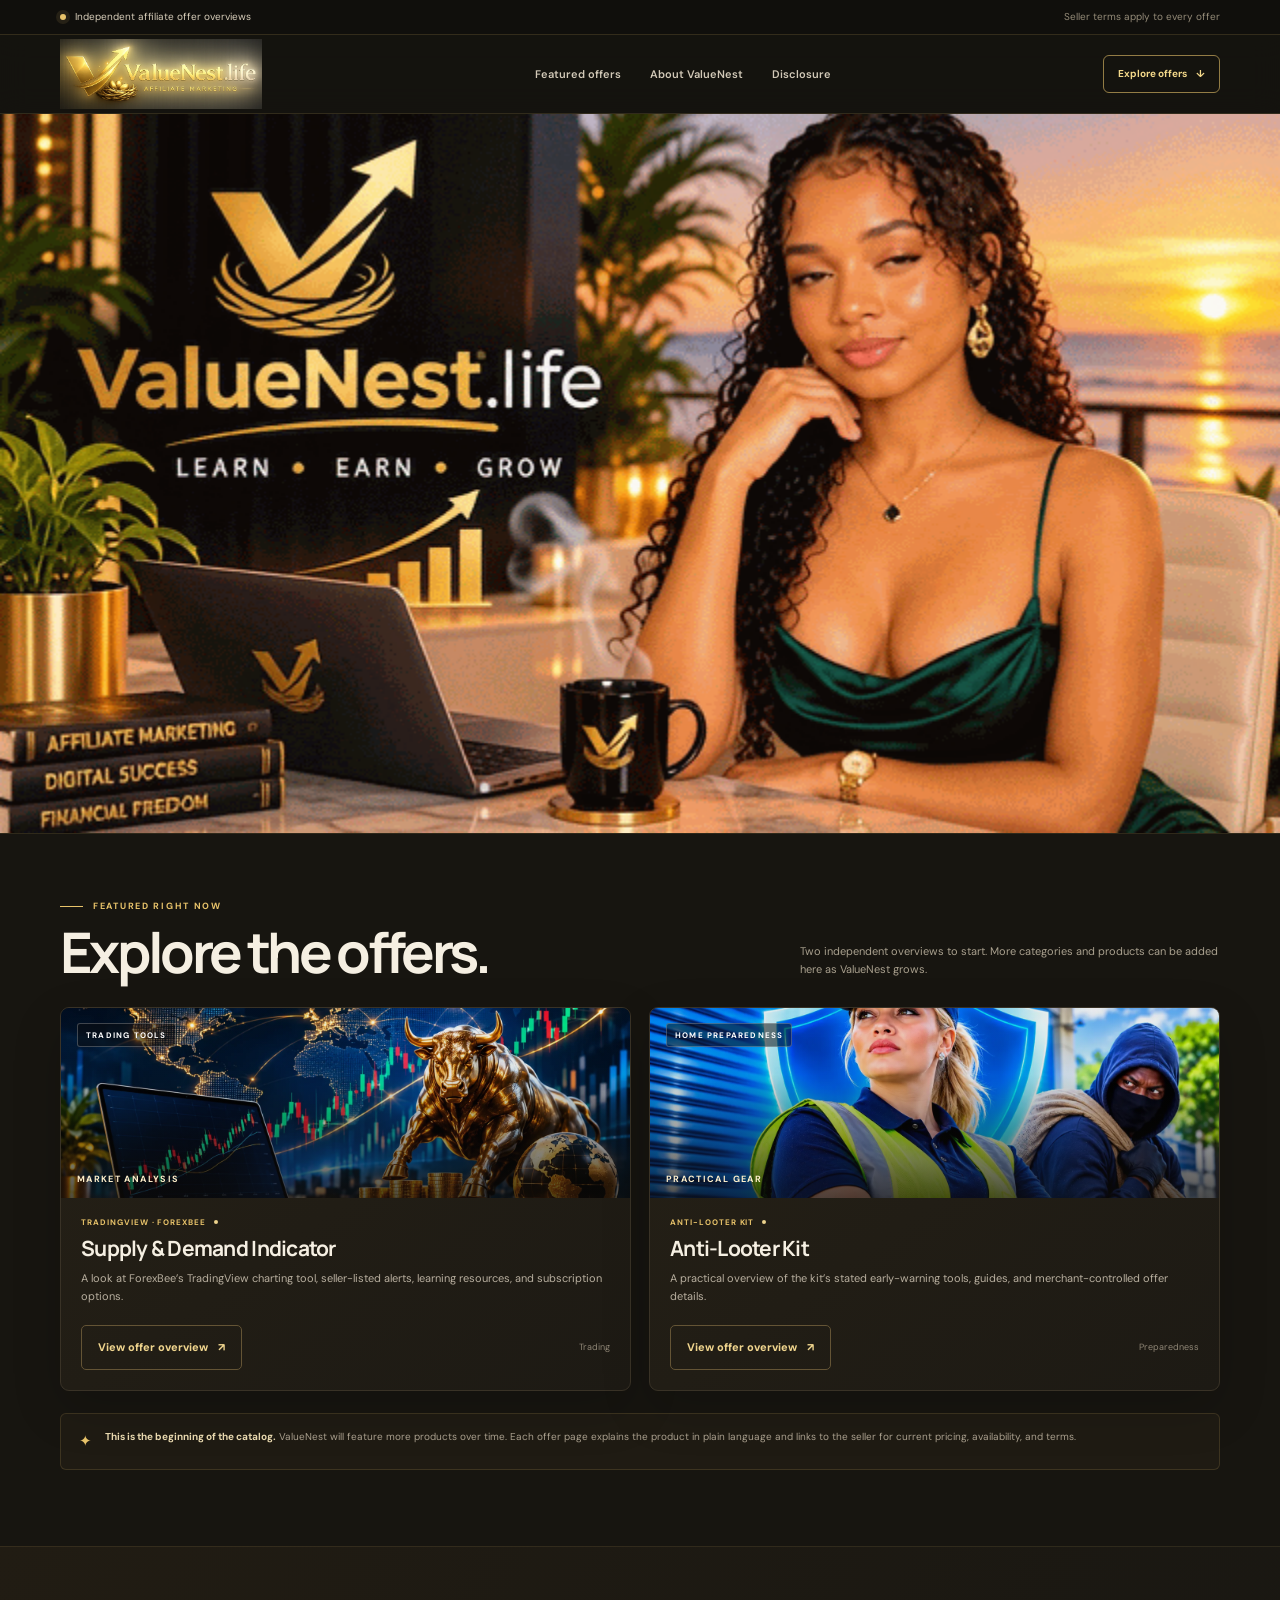
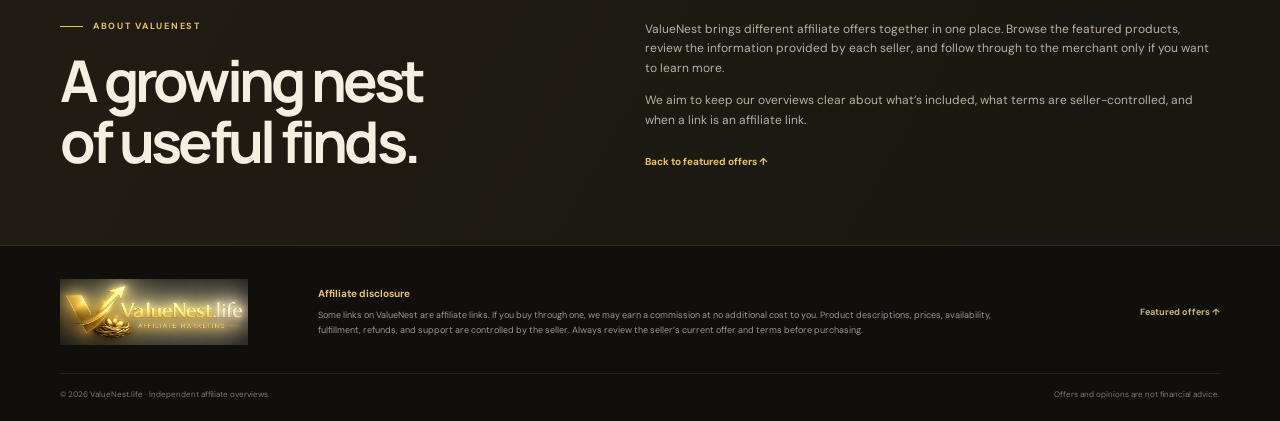
<file: index.html>
<!doctype html>
<html lang="en">
<head>
  <meta charset="utf-8" />
  <meta name="viewport" content="width=device-width, initial-scale=1" />
  <meta name="theme-color" content="#17140f" />
  <meta name="description" content="Explore ValueNest's growing collection of affiliate offers, including ForexBee's TradingView indicator and the Anti-Looter Kit." />
  <meta property="og:title" content="ValueNest — Affiliate Offers & Product Overviews" />
  <meta property="og:description" content="A growing collection of affiliate offers across trading tools, preparedness, and more." />
  <title>ValueNest — Affiliate Offers &amp; Product Overviews</title>
  <link rel="preconnect" href="https://fonts.googleapis.com" />
  <link rel="preconnect" href="https://fonts.gstatic.com" crossorigin />
  <link href="https://fonts.googleapis.com/css2?family=DM+Sans:wght@400;500;600;700;800&family=Manrope:wght@500;600;700;800&display=swap" rel="stylesheet" />
  <link rel="stylesheet" href="site-home.css" />
</head>
<body>
  <div class="notice"><div class="wrap notice-inner"><span class="notice-dot"></span><span>Independent affiliate offer overviews</span><span class="notice-right">Seller terms apply to every offer</span></div></div>
  <header class="header"><div class="wrap header-row"><a class="site-logo" href="/" aria-label="ValueNest home"><img src="/assets/valuenest-logo.webp" alt="ValueNest.life — Affiliate Marketing" /></a><nav aria-label="Main navigation"><a href="#offers">Featured offers</a><a href="#about">About ValueNest</a><a href="#disclosure">Disclosure</a></nav><a class="nav-cta" href="#offers">Explore offers <span aria-hidden="true">↓</span></a></div></header>
  <main>
    <section class="hero" id="top" role="img" aria-label="ValueNest.life homepage banner"></section>
    <section class="offers" id="offers"><div class="wrap"><div class="section-heading"><div><p class="eyebrow"><span></span> FEATURED RIGHT NOW</p><h2>Explore the offers.</h2></div><p>Two independent overviews to start. More categories and products can be added here as ValueNest grows.</p></div><div class="product-grid">
      <article class="product-card forex-card"><a class="product-image forex-image" href="/forex" aria-label="Explore the ForexBee indicator offer"><span class="image-label">TRADING TOOLS</span><span class="image-mark">MARKET ANALYSIS</span></a><div class="product-copy"><div class="product-meta"><span>TRADINGVIEW · FOREXBEE</span><span class="meta-dot"></span></div><h3>Supply &amp; Demand Indicator</h3><p>A look at ForexBee’s TradingView charting tool, seller-listed alerts, learning resources, and subscription options.</p><div class="product-bottom"><a href="/forex" class="button button-outline">View offer overview <span aria-hidden="true">↗</span></a><span class="product-category">Trading</span></div></div></article>
      <article class="product-card safety-card"><a class="product-image safety-image" href="/anti-looter-kit.html" aria-label="Explore the Anti-Looter Kit offer"><span class="image-label">HOME PREPAREDNESS</span><span class="image-mark">PRACTICAL GEAR</span></a><div class="product-copy"><div class="product-meta"><span>ANTI-LOOTER KIT</span><span class="meta-dot"></span></div><h3>Anti-Looter Kit</h3><p>A practical overview of the kit’s stated early-warning tools, guides, and merchant-controlled offer details.</p><div class="product-bottom"><a href="/anti-looter-kit.html" class="button button-outline">View offer overview <span aria-hidden="true">↗</span></a><span class="product-category">Preparedness</span></div></div></article>
    </div><div class="catalog-note"><span class="note-star">✦</span><p><strong>This is the beginning of the catalog.</strong> ValueNest will feature more products over time. Each offer page explains the product in plain language and links to the seller for current pricing, availability, and terms.</p></div></div></section>
    <section class="about" id="about"><div class="wrap about-inner"><div><p class="eyebrow"><span></span> ABOUT VALUENEST</p><h2>A growing nest<br />of useful finds.</h2></div><div class="about-copy"><p>ValueNest brings different affiliate offers together in one place. Browse the featured products, review the information provided by each seller, and follow through to the merchant only if you want to learn more.</p><p>We aim to keep our overviews clear about what’s included, what terms are seller-controlled, and when a link is an affiliate link.</p><a href="#offers" class="about-link">Back to featured offers <span aria-hidden="true">↑</span></a></div></div></section>
  </main>
  <footer class="footer" id="disclosure"><div class="wrap footer-main"><a class="site-logo footer-logo" href="/" aria-label="ValueNest home"><img src="/assets/valuenest-logo.webp" alt="ValueNest.life — Affiliate Marketing" /></a><div class="disclosure-copy"><p class="footer-title">Affiliate disclosure</p><p>Some links on ValueNest are affiliate links. If you buy through one, we may earn a commission at no additional cost to you. Product descriptions, prices, availability, fulfillment, refunds, and support are controlled by the seller. Always review the seller’s current offer and terms before purchasing.</p></div><a href="#offers" class="footer-top-link">Featured offers ↑</a></div><div class="wrap footer-bottom"><span>© <span id="year">2026</span> ValueNest.life · Independent affiliate overviews</span><span>Offers and opinions are not financial advice.</span></div></footer>
</body>
</html>
</file>
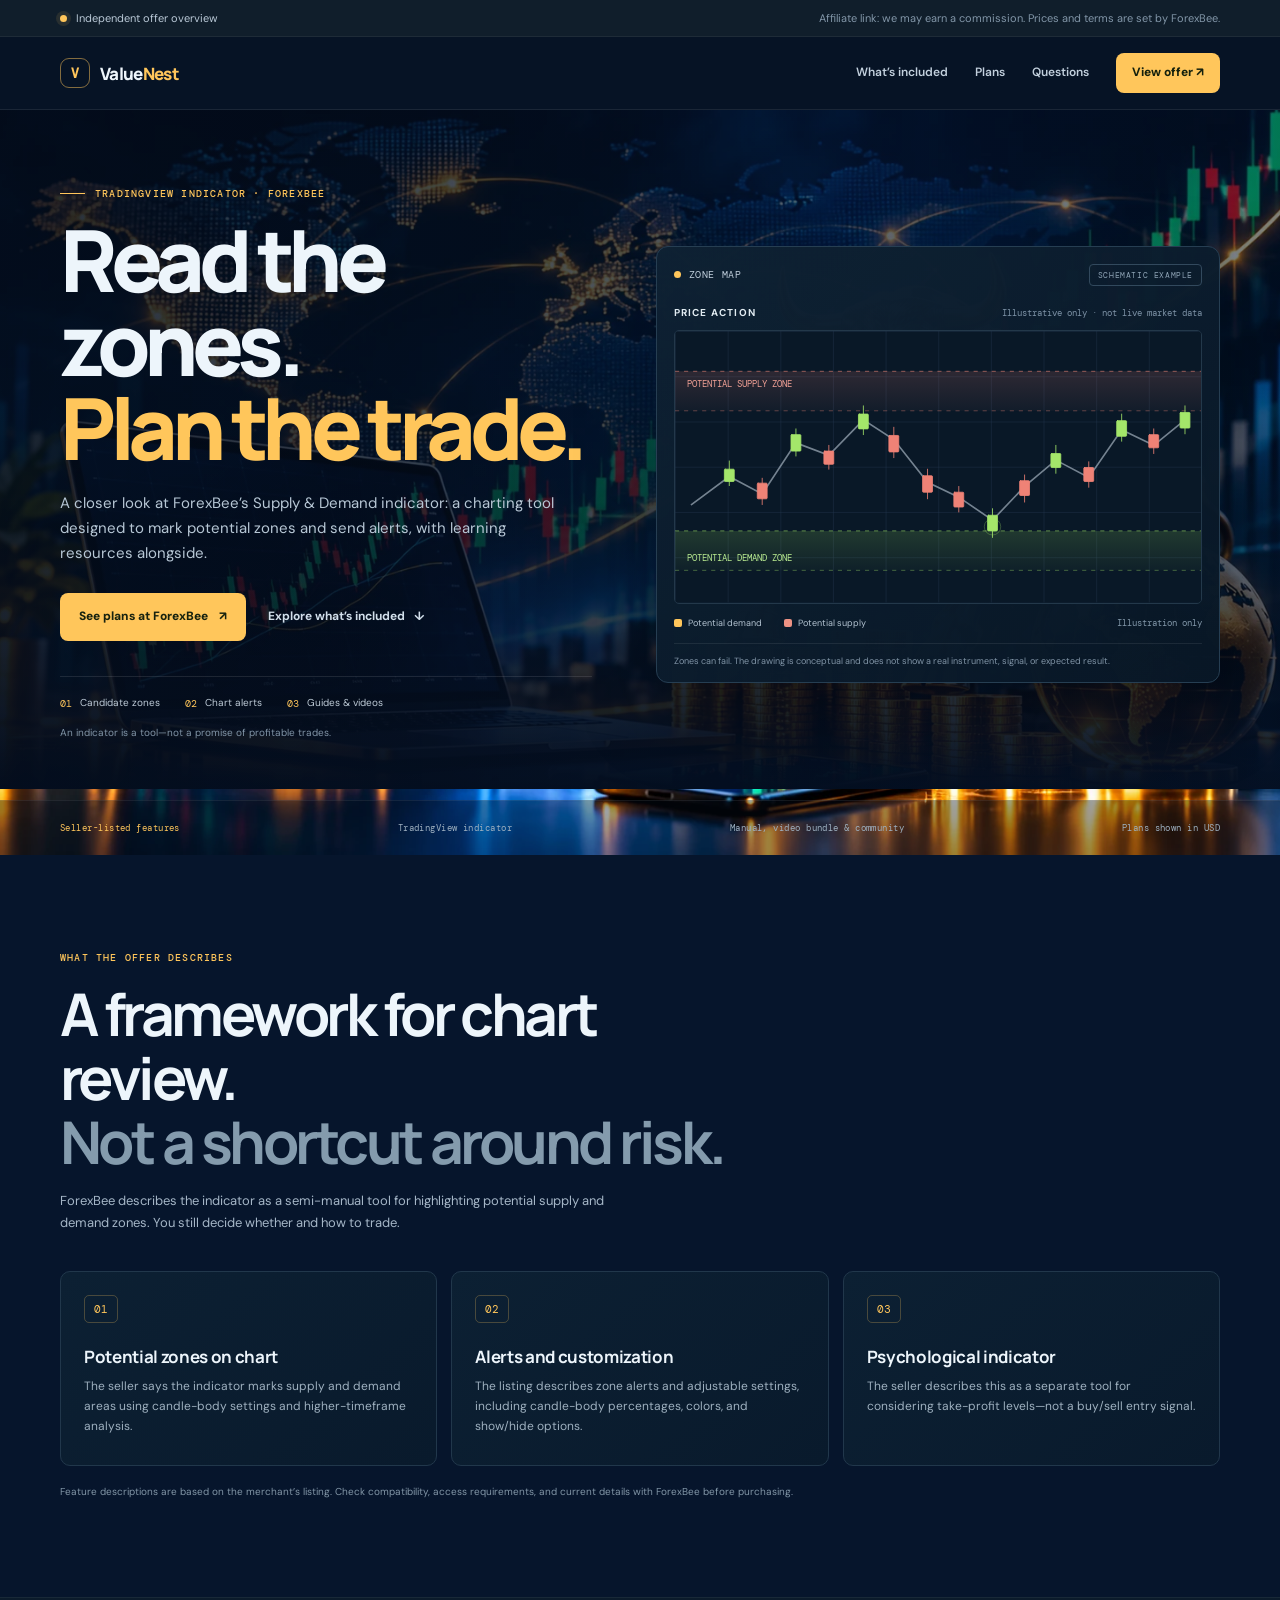
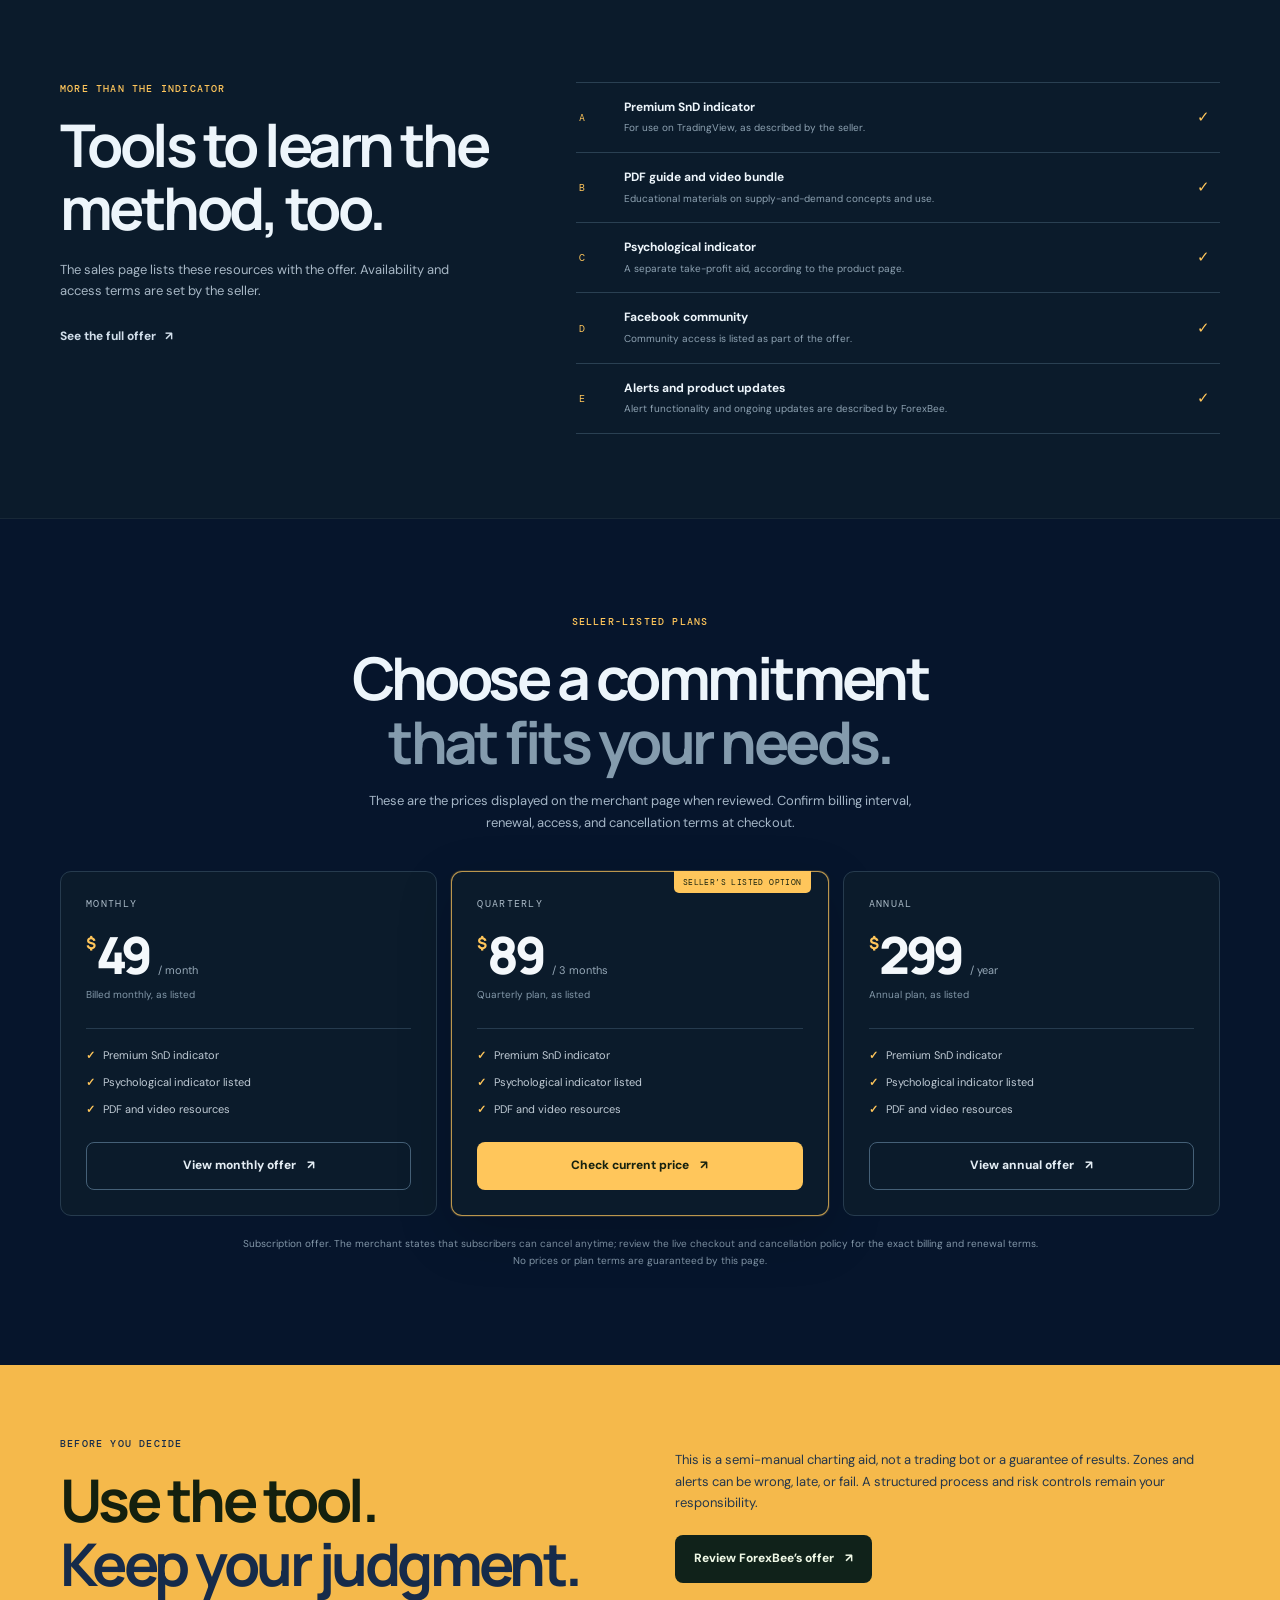
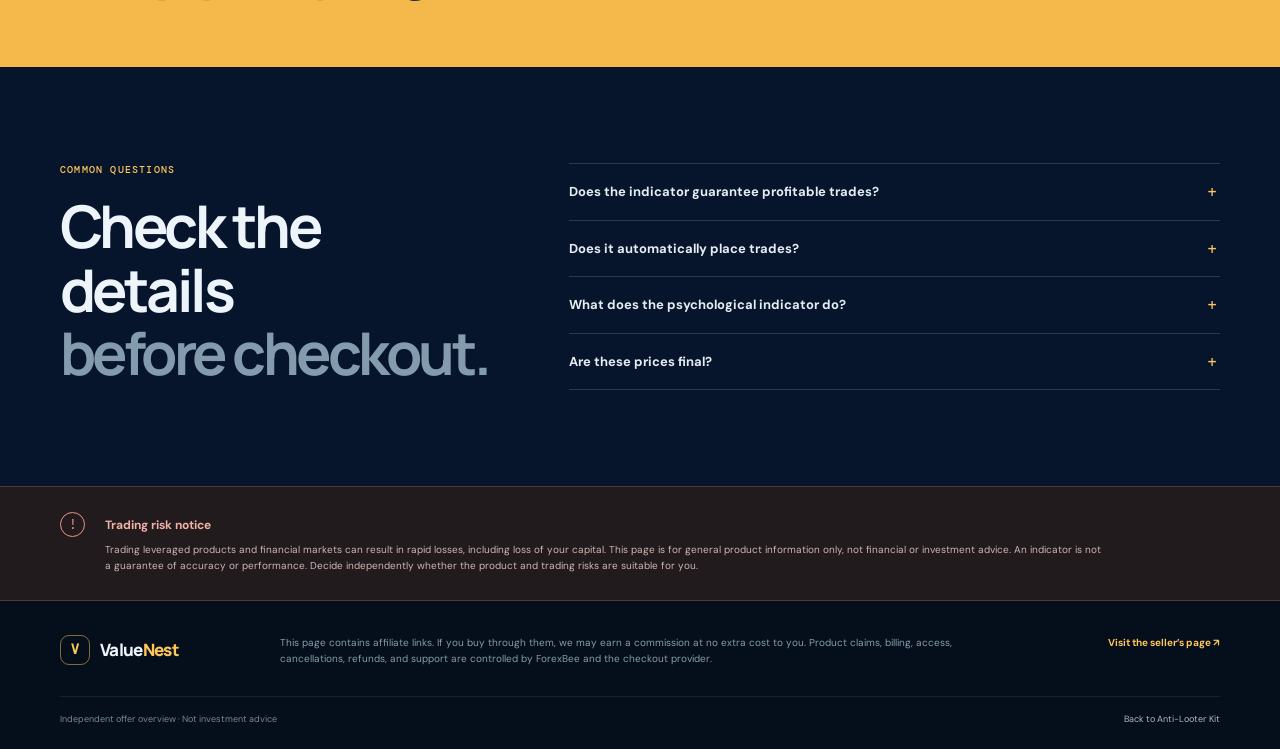
<file: forex/index.html>
<!doctype html>
<html lang="en">
<head>
  <meta charset="utf-8" />
  <meta name="viewport" content="width=device-width, initial-scale=1" />
  <meta name="theme-color" content="#071426" />
  <meta name="description" content="A clear overview of ForexBee’s TradingView Supply & Demand indicator, included resources, seller-listed plans, and trading risks." />
  <meta property="og:title" content="ForexBee Supply & Demand Indicator — Offer Overview" />
  <meta property="og:description" content="See what the TradingView indicator offer includes, compare the seller-listed plans, and review the risks before deciding." />
  <link rel="canonical" href="https://www.valuenest.life/forex/" />
  <title>ForexBee Supply &amp; Demand Indicator — Offer Overview</title>
  <link rel="preconnect" href="https://fonts.googleapis.com" />
  <link rel="preconnect" href="https://fonts.gstatic.com" crossorigin />
  <link href="https://fonts.googleapis.com/css2?family=DM+Mono:wght@400;500&family=DM+Sans:wght@400;500;600;700;800&family=Manrope:wght@500;600;700;800&display=swap" rel="stylesheet" />
  <link rel="stylesheet" href="/trading.css" />
</head>
<body>
  <div class="top-note"><div class="wrap top-note-inner"><span class="pulse-dot" aria-hidden="true"></span><span>Independent offer overview</span><span class="top-note-right">Affiliate link: we may earn a commission. Prices and terms are set by ForexBee.</span></div></div>
  <header class="header"><div class="wrap nav"><a class="wordmark" href="/" aria-label="ValueNest home"><span class="mark" aria-hidden="true">V</span><span>Value<span>Nest</span></span></a><nav aria-label="Page navigation"><a href="#inside">What’s included</a><a href="#plans">Plans</a><a href="#faq">Questions</a><a class="nav-button" href="https://www.digistore24.com/redir/435925/bugdata24/" target="_blank" rel="sponsored nofollow noopener">View offer <span aria-hidden="true">↗</span></a></nav><a class="mobile-cta" href="https://www.digistore24.com/redir/435925/bugdata24/" target="_blank" rel="sponsored nofollow noopener">View offer ↗</a></div></header>
  <main>
    <section class="hero"><div class="wrap hero-grid"><div class="hero-copy"><p class="eyebrow"><span class="eyebrow-line"></span> TRADINGVIEW INDICATOR · FOREXBEE</p><h1>Read the zones.<br /><em>Plan the trade.</em></h1><p class="hero-lede">A closer look at ForexBee’s Supply &amp; Demand indicator: a charting tool designed to mark potential zones and send alerts, with learning resources alongside.</p><div class="hero-actions"><a class="button button-lime" href="https://www.digistore24.com/redir/435925/bugdata24/" target="_blank" rel="sponsored nofollow noopener">See plans at ForexBee <span aria-hidden="true">↗</span></a><a class="text-cta" href="#inside">Explore what’s included <span aria-hidden="true">↓</span></a></div><div class="hero-facts"><span><i aria-hidden="true">01</i> Candidate zones</span><span><i aria-hidden="true">02</i> Chart alerts</span><span><i aria-hidden="true">03</i> Guides &amp; videos</span></div><p class="hero-caveat">An indicator is a tool—not a promise of profitable trades.</p></div>
      <div class="chart-card" aria-label="Illustrative chart showing a possible supply zone above price and a possible demand zone below price"><div class="chart-top"><div><span class="chart-dot"></span><span>ZONE MAP</span></div><span class="chart-tag">SCHEMATIC EXAMPLE</span></div><div class="chart-symbol"><strong>PRICE ACTION</strong><span>Illustrative only · not live market data</span></div><svg class="chart" viewBox="0 0 640 330" role="img" aria-labelledby="chart-title chart-desc" xmlns="http://www.w3.org/2000/svg"><title id="chart-title">Illustrative supply and demand chart</title><desc id="chart-desc">A schematic candlestick path between a possible supply zone and demand zone. It is not a market forecast.</desc><defs><pattern id="grid" width="64" height="55" patternUnits="userSpaceOnUse"><path d="M64 0H0V55" fill="none" stroke="#20354c" stroke-width="1"/></pattern><linearGradient id="demand" x1="0" y1="0" x2="0" y2="1"><stop stop-color="#9ee85d" stop-opacity=".16"/><stop offset="1" stop-color="#9ee85d" stop-opacity=".04"/></linearGradient><linearGradient id="supply" x1="0" y1="0" x2="0" y2="1"><stop stop-color="#ef8276" stop-opacity=".16"/><stop offset="1" stop-color="#ef8276" stop-opacity=".04"/></linearGradient></defs><rect width="640" height="330" fill="#091827"/><rect width="640" height="330" fill="url(#grid)"/><rect x="0" y="49" width="640" height="48" rx="2" fill="url(#supply)"/><line x1="0" y1="49" x2="640" y2="49" stroke="#ed8778" stroke-dasharray="5 6" opacity=".7"/><line x1="0" y1="97" x2="640" y2="97" stroke="#ed8778" stroke-dasharray="5 6" opacity=".45"/><text x="14" y="68" fill="#f1a196" font-size="11" font-family="DM Mono,monospace">POTENTIAL SUPPLY ZONE</text><rect x="0" y="243" width="640" height="48" rx="2" fill="url(#demand)"/><line x1="0" y1="243" x2="640" y2="243" stroke="#a4e66a" stroke-dasharray="5 6" opacity=".65"/><line x1="0" y1="291" x2="640" y2="291" stroke="#a4e66a" stroke-dasharray="5 6" opacity=".45"/><text x="14" y="280" fill="#b9eb91" font-size="11" font-family="DM Mono,monospace">POTENTIAL DEMAND ZONE</text><g stroke-linecap="round"><path d="M20 211 L66 177 L106 198 L147 136 L187 151 L229 108 L266 132 L307 184 L345 202 L386 230 L425 189 L463 157 L503 178 L543 120 L582 139 L620 108" fill="none" stroke="#d6e4f0" stroke-width="2" opacity=".52"/><g stroke="#a4e66a" fill="#a4e66a"><line x1="66" y1="158" x2="66" y2="188"/><rect x="60" y="168" width="12" height="15" rx="1"/><line x1="147" y1="119" x2="147" y2="152"/><rect x="141" y="126" width="12" height="20" rx="1"/><line x1="229" y1="91" x2="229" y2="126"/><rect x="223" y="101" width="12" height="18" rx="1"/><line x1="386" y1="216" x2="386" y2="251"/><rect x="380" y="224" width="12" height="19" rx="1"/><line x1="463" y1="139" x2="463" y2="173"/><rect x="457" y="149" width="12" height="17" rx="1"/><line x1="543" y1="101" x2="543" y2="134"/><rect x="537" y="109" width="12" height="19" rx="1"/><line x1="620" y1="91" x2="620" y2="125"/><rect x="614" y="99" width="12" height="19" rx="1"/></g><g stroke="#ef8276" fill="#ef8276"><line x1="106" y1="179" x2="106" y2="211"/><rect x="100" y="185" width="12" height="19" rx="1"/><line x1="187" y1="139" x2="187" y2="168"/><rect x="181" y="146" width="12" height="16" rx="1"/><line x1="266" y1="117" x2="266" y2="154"/><rect x="260" y="127" width="12" height="20" rx="1"/><line x1="307" y1="168" x2="307" y2="204"/><rect x="301" y="176" width="12" height="20" rx="1"/><line x1="345" y1="189" x2="345" y2="220"/><rect x="339" y="196" width="12" height="18" rx="1"/><line x1="425" y1="175" x2="425" y2="208"/><rect x="419" y="182" width="12" height="18" rx="1"/><line x1="503" y1="159" x2="503" y2="190"/><rect x="497" y="166" width="12" height="17" rx="1"/><line x1="582" y1="119" x2="582" y2="149"/><rect x="576" y="126" width="12" height="16" rx="1"/></g></g><circle cx="386" cy="238" r="5" fill="#a4e66a"/><circle cx="386" cy="238" r="10" fill="none" stroke="#a4e66a" opacity=".35"/></svg><div class="chart-footer"><span><i class="legend-demand"></i>Potential demand</span><span><i class="legend-supply"></i>Potential supply</span><span>Illustration only</span></div><p class="chart-disclaimer">Zones can fail. The drawing is conceptual and does not show a real instrument, signal, or expected result.</p></div></div><div class="hero-bottom"><div class="wrap hero-bottom-inner"><span>Seller-listed features</span><span>TradingView indicator</span><span>Manual, video bundle &amp; community</span><span>Plans shown in USD</span></div></div></section>

    <section class="section" id="inside"><div class="wrap"><div class="section-heading"><p class="eyebrow">WHAT THE OFFER DESCRIBES</p><h2>A framework for chart review.<br /><span>Not a shortcut around risk.</span></h2><p>ForexBee describes the indicator as a semi-manual tool for highlighting potential supply and demand zones. You still decide whether and how to trade.</p></div><div class="feature-grid"><article class="feature"><span class="feature-icon">01</span><h3>Potential zones on chart</h3><p>The seller says the indicator marks supply and demand areas using candle-body settings and higher-timeframe analysis.</p></article><article class="feature"><span class="feature-icon">02</span><h3>Alerts and customization</h3><p>The listing describes zone alerts and adjustable settings, including candle-body percentages, colors, and show/hide options.</p></article><article class="feature"><span class="feature-icon">03</span><h3>Psychological indicator</h3><p>The seller describes this as a separate tool for considering take-profit levels—not a buy/sell entry signal.</p></article></div><p class="source-note">Feature descriptions are based on the merchant’s listing. Check compatibility, access requirements, and current details with ForexBee before purchasing.</p></div></section>

    <section class="included section-alt"><div class="wrap included-grid"><div><p class="eyebrow">MORE THAN THE INDICATOR</p><h2>Tools to learn the method, too.</h2><p class="body-copy">The sales page lists these resources with the offer. Availability and access terms are set by the seller.</p><a class="text-cta" href="https://www.digistore24.com/redir/435925/bugdata24/" target="_blank" rel="sponsored nofollow noopener">See the full offer <span aria-hidden="true">↗</span></a></div><div class="resource-list"><div><span class="resource-number">A</span><div><strong>Premium SnD indicator</strong><small>For use on TradingView, as described by the seller.</small></div><span class="resource-check">✓</span></div><div><span class="resource-number">B</span><div><strong>PDF guide and video bundle</strong><small>Educational materials on supply-and-demand concepts and use.</small></div><span class="resource-check">✓</span></div><div><span class="resource-number">C</span><div><strong>Psychological indicator</strong><small>A separate take-profit aid, according to the product page.</small></div><span class="resource-check">✓</span></div><div><span class="resource-number">D</span><div><strong>Facebook community</strong><small>Community access is listed as part of the offer.</small></div><span class="resource-check">✓</span></div><div><span class="resource-number">E</span><div><strong>Alerts and product updates</strong><small>Alert functionality and ongoing updates are described by ForexBee.</small></div><span class="resource-check">✓</span></div></div></div></section>

    <section class="plans section" id="plans"><div class="wrap"><div class="section-heading centered"><p class="eyebrow">SELLER-LISTED PLANS</p><h2>Choose a commitment<br /><span>that fits your needs.</span></h2><p>These are the prices displayed on the merchant page when reviewed. Confirm billing interval, renewal, access, and cancellation terms at checkout.</p></div><div class="plan-grid"><article class="plan-card"><p class="plan-name">MONTHLY</p><div class="plan-price"><sup>$</sup>49<span>/ month</span></div><p class="plan-billing">Billed monthly, as listed</p><ul><li>Premium SnD indicator</li><li>Psychological indicator listed</li><li>PDF and video resources</li></ul><a class="button button-outline" href="https://www.digistore24.com/redir/435925/bugdata24/" target="_blank" rel="sponsored nofollow noopener">View monthly offer <span aria-hidden="true">↗</span></a></article><article class="plan-card plan-featured"><div class="plan-ribbon">SELLER’S LISTED OPTION</div><p class="plan-name">QUARTERLY</p><div class="plan-price"><sup>$</sup>89<span>/ 3 months</span></div><p class="plan-billing">Quarterly plan, as listed</p><ul><li>Premium SnD indicator</li><li>Psychological indicator listed</li><li>PDF and video resources</li></ul><a class="button button-lime" href="https://www.digistore24.com/redir/435925/bugdata24/" target="_blank" rel="sponsored nofollow noopener">Check current price <span aria-hidden="true">↗</span></a></article><article class="plan-card"><p class="plan-name">ANNUAL</p><div class="plan-price"><sup>$</sup>299<span>/ year</span></div><p class="plan-billing">Annual plan, as listed</p><ul><li>Premium SnD indicator</li><li>Psychological indicator listed</li><li>PDF and video resources</li></ul><a class="button button-outline" href="https://www.digistore24.com/redir/435925/bugdata24/" target="_blank" rel="sponsored nofollow noopener">View annual offer <span aria-hidden="true">↗</span></a></article></div><p class="plans-note">Subscription offer. The merchant states that subscribers can cancel anytime; review the live checkout and cancellation policy for the exact billing and renewal terms. No prices or plan terms are guaranteed by this page.</p></div></section>

    <section class="decision"><div class="wrap decision-grid"><div><p class="eyebrow">BEFORE YOU DECIDE</p><h2>Use the tool.<br /><em>Keep your judgment.</em></h2></div><div><p>This is a semi-manual charting aid, not a trading bot or a guarantee of results. Zones and alerts can be wrong, late, or fail. A structured process and risk controls remain your responsibility.</p><a class="button button-lime" href="https://www.digistore24.com/redir/435925/bugdata24/" target="_blank" rel="sponsored nofollow noopener">Review ForexBee’s offer <span aria-hidden="true">↗</span></a></div></div></section>

    <section class="faq section" id="faq"><div class="wrap faq-grid"><div><p class="eyebrow">COMMON QUESTIONS</p><h2>Check the details<br /><span>before checkout.</span></h2></div><div class="faq-list"><details><summary>Does the indicator guarantee profitable trades?</summary><p>No. The indicator cannot guarantee profits or prevent losses. Trading carries substantial risk, and past examples do not predict future results.</p></details><details><summary>Does it automatically place trades?</summary><p>The seller describes a semi-manual approach. Confirm the exact indicator features and what requires your own decision on the merchant’s current product page.</p></details><details><summary>What does the psychological indicator do?</summary><p>The seller says it is intended as a take-profit aid and is not a buy/sell entry signal. It should not be treated as a standalone decision rule.</p></details><details><summary>Are these prices final?</summary><p>The page lists $49 monthly, $89 quarterly, and $299 annually as displayed by the seller when this page was prepared. Check the live checkout for current price, billing schedule, taxes, renewals, cancellation, and refund terms.</p></details></div></div></section>

    <section class="risk"><div class="wrap risk-inner"><span class="risk-icon" aria-hidden="true">!</span><div><strong>Trading risk notice</strong><p>Trading leveraged products and financial markets can result in rapid losses, including loss of your capital. This page is for general product information only, not financial or investment advice. An indicator is not a guarantee of accuracy or performance. Decide independently whether the product and trading risks are suitable for you.</p></div></div></section>
  </main>
  <footer class="footer"><div class="wrap footer-main"><a class="wordmark" href="/" aria-label="ValueNest home"><span class="mark" aria-hidden="true">V</span><span>Value<span>Nest</span></span></a><p>This page contains affiliate links. If you buy through them, we may earn a commission at no extra cost to you. Product claims, billing, access, cancellations, refunds, and support are controlled by ForexBee and the checkout provider.</p><a class="footer-link" href="https://www.digistore24.com/redir/435925/bugdata24/" target="_blank" rel="sponsored nofollow noopener">Visit the seller’s page <span aria-hidden="true">↗</span></a></div><div class="wrap footer-bottom"><span>Independent offer overview · Not investment advice</span><a href="/">Back to Anti-Looter Kit</a></div></footer>
</body>
</html>
</file>
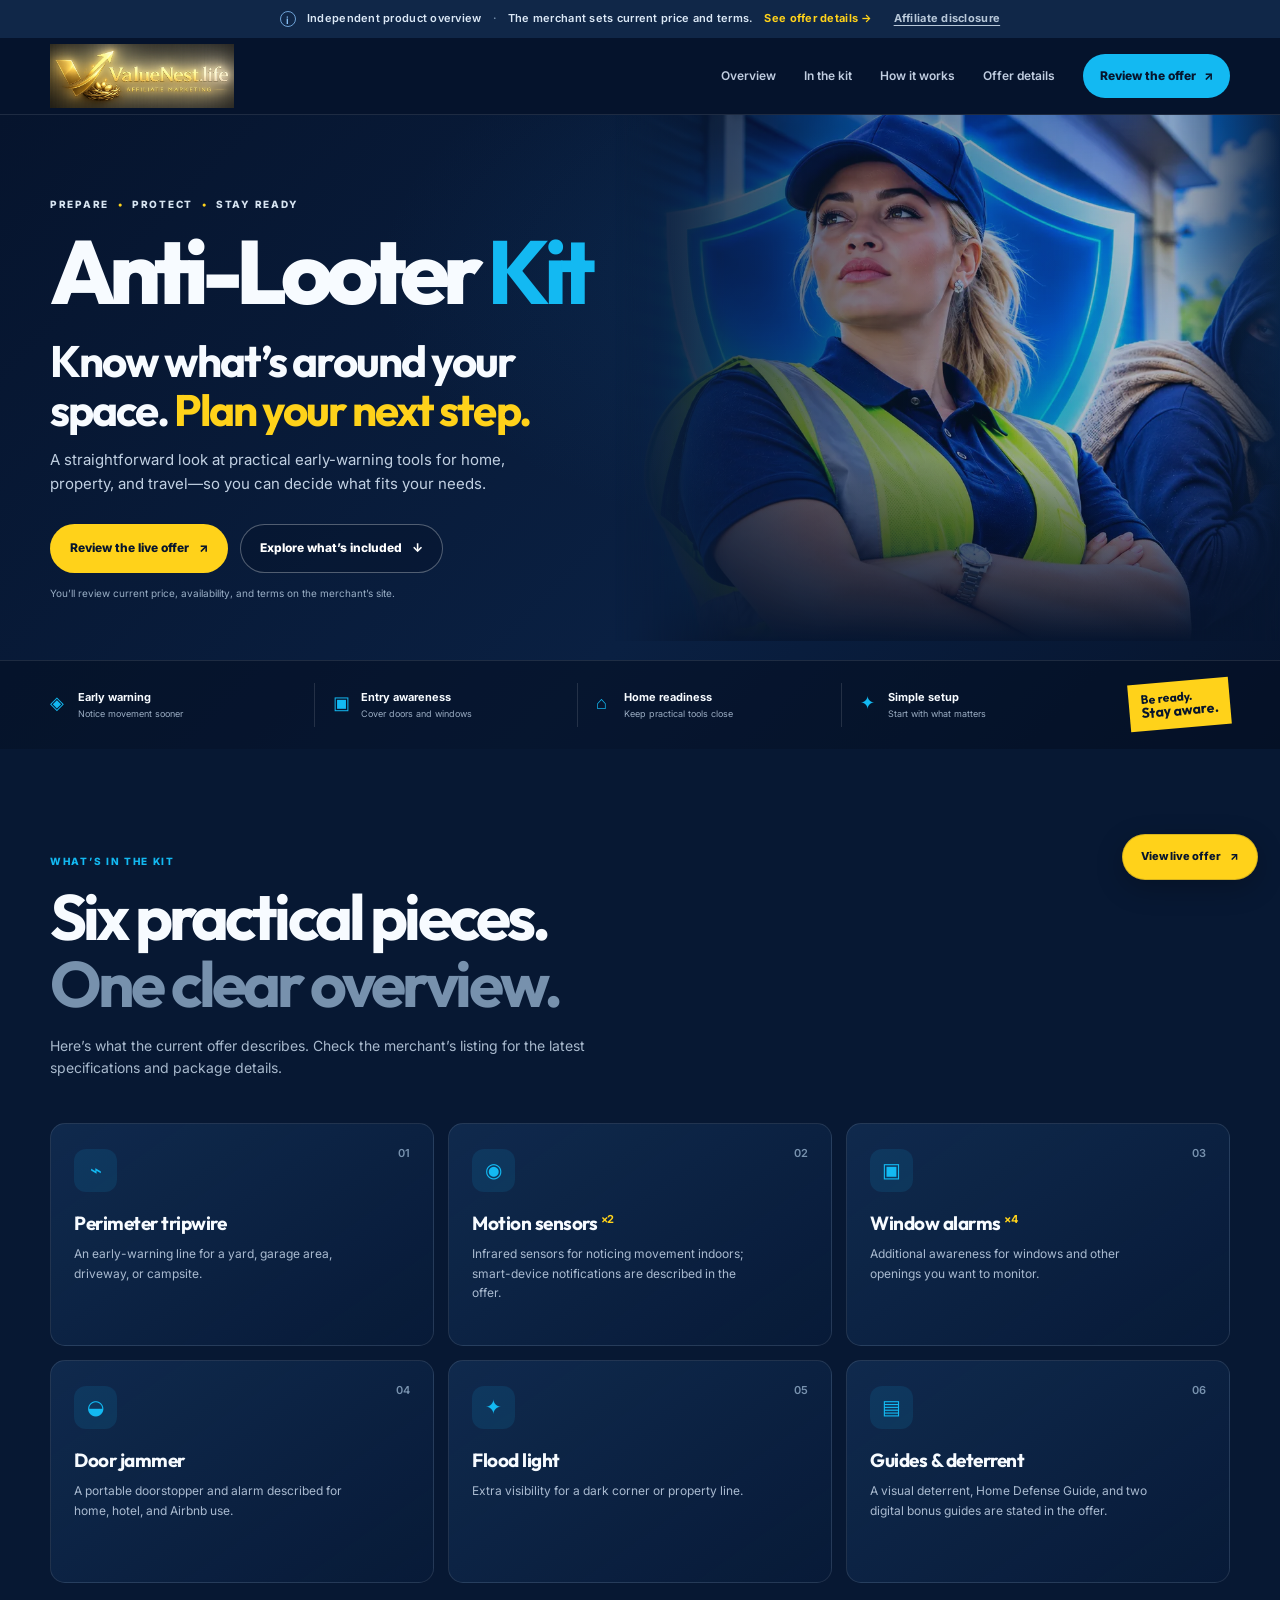
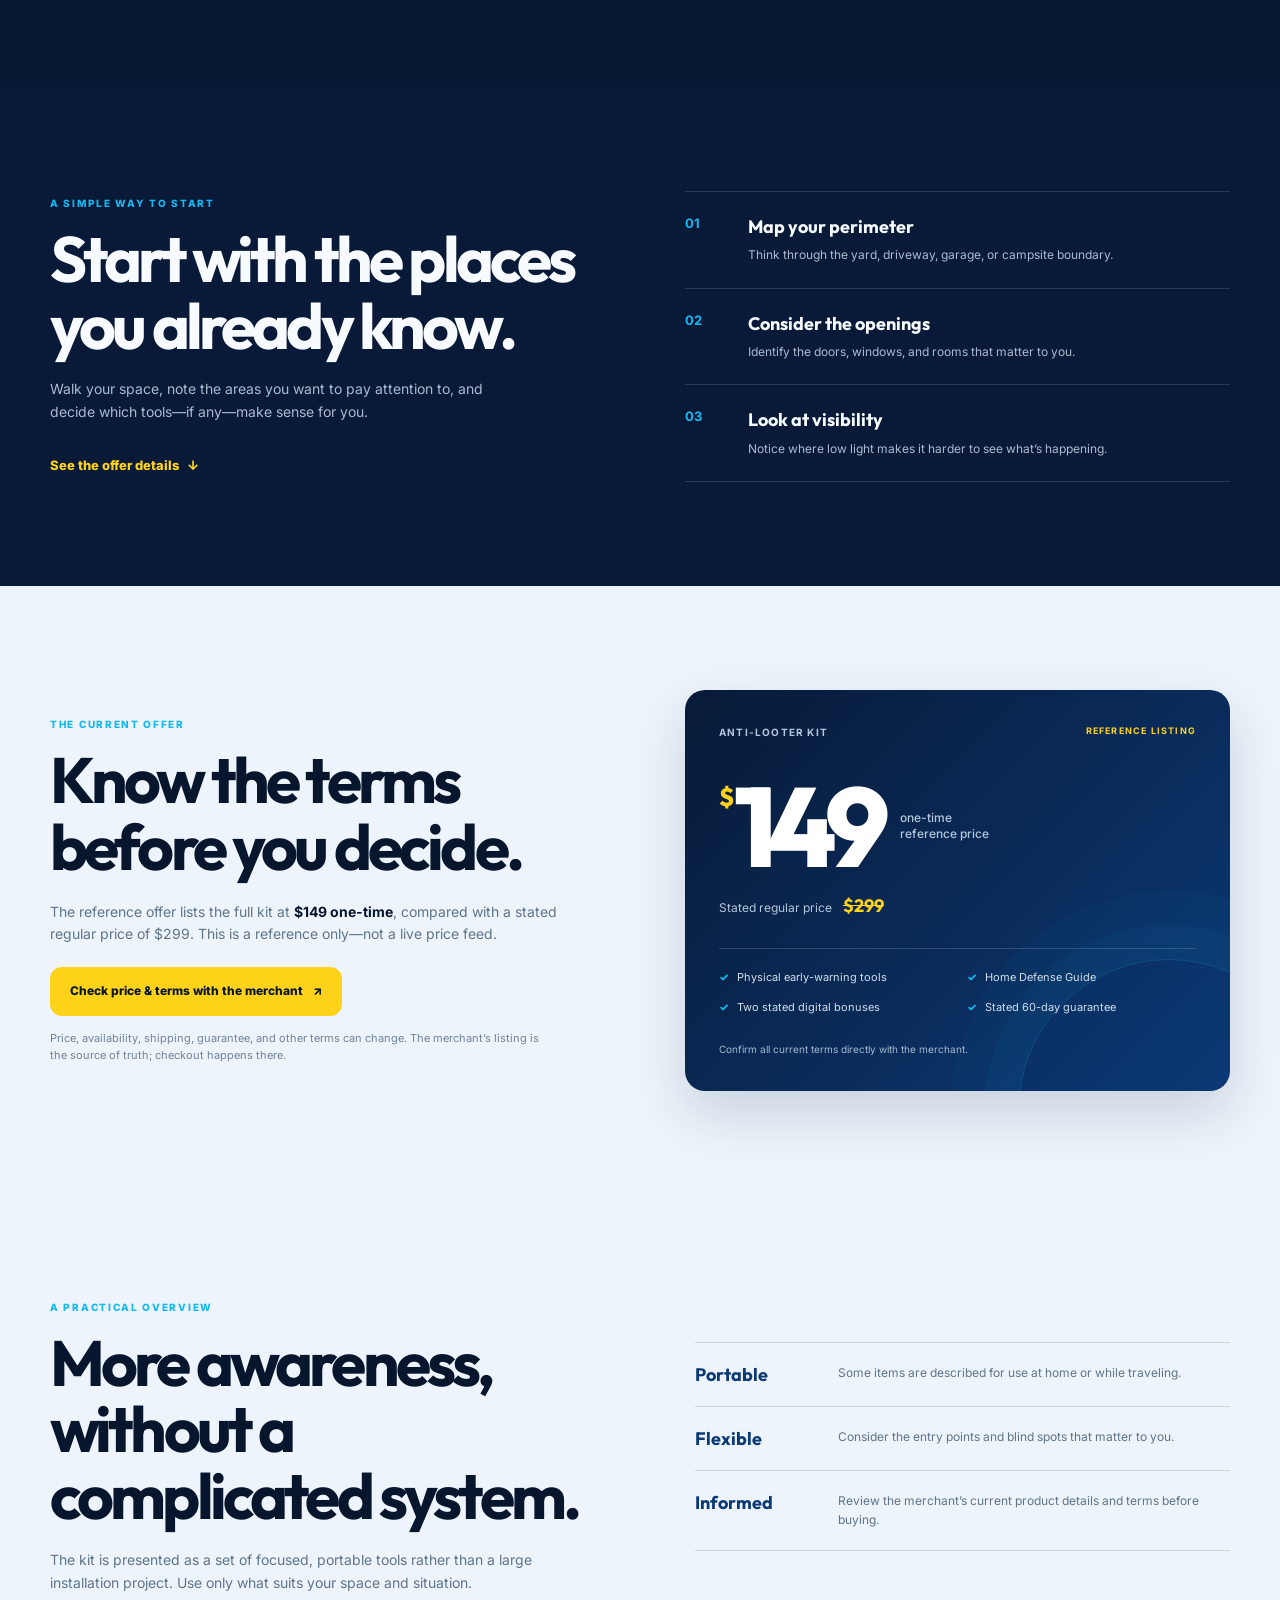
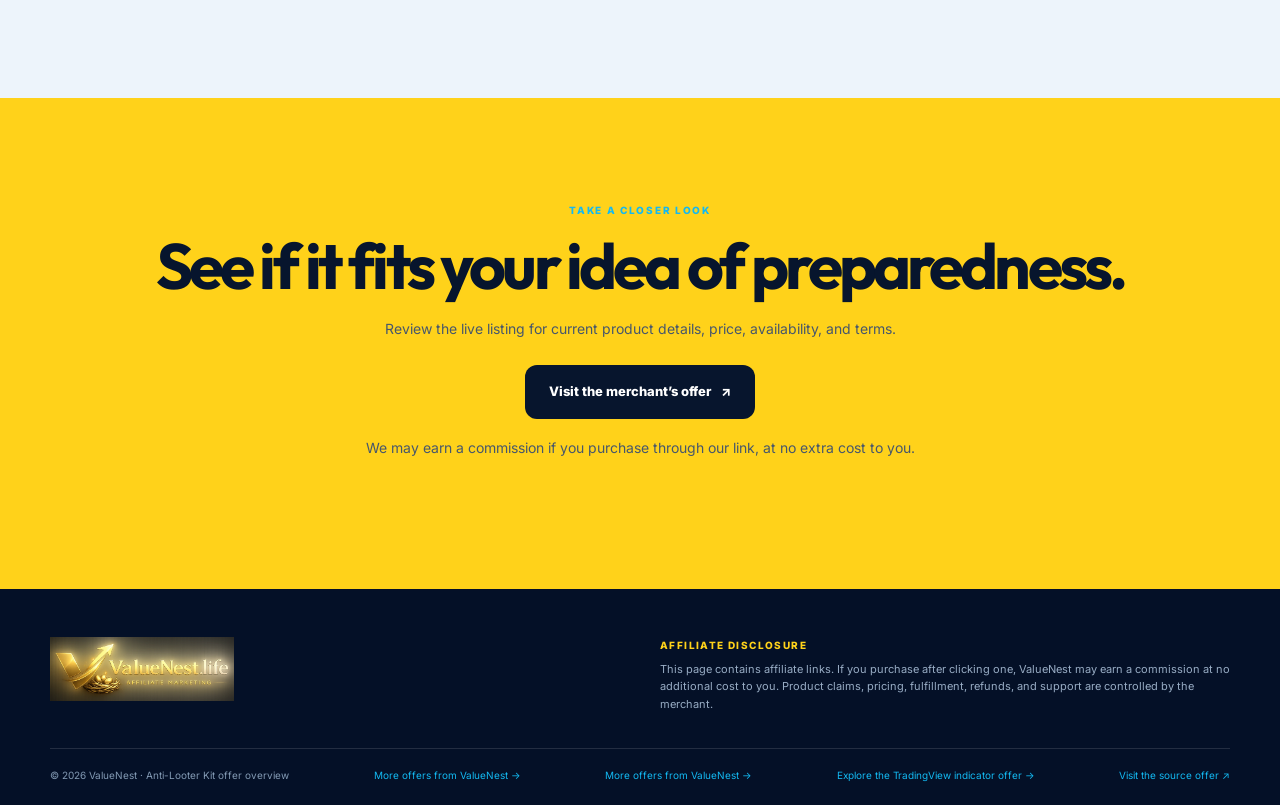
<file: anti-looter-kit.html>
<!doctype html>
<html lang="en">
  <head>
    <meta charset="UTF-8" />
    <meta name="viewport" content="width=device-width, initial-scale=1.0" />
    <meta name="theme-color" content="#06142d" />
    <meta name="description" content="A clear, independent overview of the Anti-Looter Kit: what is included, how the tools may be used, and what to check before you buy." />
    <meta property="og:title" content="Anti-Looter Kit — ValueNest Offer Overview" />
    <meta property="og:description" content="Explore the kit contents, understand the offer, and review current price and terms with the merchant." />
    <title>Anti-Looter Kit — ValueNest Offer Overview</title>
    <link rel="preconnect" href="https://fonts.googleapis.com" />
    <link rel="preconnect" href="https://fonts.gstatic.com" crossorigin />
    <link href="https://fonts.googleapis.com/css2?family=Inter:wght@400;500;600;700;800&family=Outfit:wght@500;600;700;800&display=swap" rel="stylesheet" />
    
    <link rel="preload" as="image" href="hero-reference.webp?v=20261115-hero8" fetchpriority="high" />
    <link rel="stylesheet" href="styles.css?v=20261115-overview2" />
    <script defer src="script.js"></script>
  </head>
  <body>
    <div class="announcement"><div class="container announcement-inner"><span class="announcement-mark" aria-hidden="true">i</span><span>Independent product overview</span><span class="announcement-divider" aria-hidden="true">·</span><span class="announcement-note">The merchant sets current price and terms.</span><a href="#offer">See offer details <span aria-hidden="true">→</span></a><a class="disclosure-link" href="#disclosure">Affiliate disclosure</a></div></div>
    <header class="site-header"><div class="container nav-row"><a class="brand" href="/" aria-label="ValueNest home"><img src="/assets/valuenest-logo.webp" alt="ValueNest.life — Affiliate Marketing" /></a><button class="menu-toggle" aria-expanded="false" aria-controls="site-nav" aria-label="Open navigation"><span aria-hidden="true">☰</span></button><nav id="site-nav" class="site-nav" aria-label="Primary navigation"><a href="#top">Overview</a><a href="#features">In the kit</a><a href="#how-it-works">How it works</a><a href="#offer">Offer details</a><a class="nav-cta" href="https://www.antilooter-kit.com/main#aff=bugdata24" target="_blank" rel="sponsored nofollow noopener">Review the offer <span aria-hidden="true">↗</span></a></nav></div></header>
    <main id="top">
      <section class="hero"><div class="container hero-grid"><div class="hero-copy reveal"><p class="hero-kicker">PREPARE <span>•</span> PROTECT <span>•</span> STAY READY</p><h1>Anti-Looter <strong>Kit</strong></h1><h2>Know what’s around your space. <em>Plan your next step.</em></h2><p class="hero-lede">A straightforward look at practical early-warning tools for home, property, and travel—so you can decide what fits your needs.</p><div class="hero-actions"><a class="button button-yellow" href="https://www.antilooter-kit.com/main#aff=bugdata24" target="_blank" rel="sponsored nofollow noopener">Review the live offer <span aria-hidden="true">↗</span></a><a class="button button-ghost" href="#features">Explore what’s included <span aria-hidden="true">↓</span></a></div><p class="hero-note">You’ll review current price, availability, and terms on the merchant’s site.</p></div><div class="hero-art reveal reveal-delay-1" role="img" aria-label="Preparedness scene illustrating awareness around a property"></div></div><div class="hero-bottom"><div class="container signal-row"><div class="signal-item"><span class="signal-icon" aria-hidden="true">◈</span><b>Early warning</b><small>Notice movement sooner</small></div><div class="signal-item"><span class="signal-icon" aria-hidden="true">▣</span><b>Entry awareness</b><small>Cover doors and windows</small></div><div class="signal-item"><span class="signal-icon" aria-hidden="true">⌂</span><b>Home readiness</b><small>Keep practical tools close</small></div><div class="signal-item"><span class="signal-icon" aria-hidden="true">✦</span><b>Simple setup</b><small>Start with what matters</small></div><div class="ready-sticker">Be ready.<br /><strong>Stay aware.</strong></div></div></div></section>
      <section id="features" class="features section"><div class="container"><div class="section-intro reveal"><p class="section-label">WHAT’S IN THE KIT</p><h2>Six practical pieces.<br /><span>One clear overview.</span></h2><p>Here’s what the current offer describes. Check the merchant’s listing for the latest specifications and package details.</p></div><div class="feature-grid"><article class="feature-card reveal"><div class="feature-number">01</div><div class="feature-icon" aria-hidden="true">⌁</div><h3>Perimeter tripwire</h3><p>An early-warning line for a yard, garage area, driveway, or campsite.</p></article><article class="feature-card reveal reveal-delay-1"><div class="feature-number">02</div><div class="feature-icon" aria-hidden="true">◉</div><h3>Motion sensors <sup>×2</sup></h3><p>Infrared sensors for noticing movement indoors; smart-device notifications are described in the offer.</p></article><article class="feature-card reveal reveal-delay-2"><div class="feature-number">03</div><div class="feature-icon" aria-hidden="true">▣</div><h3>Window alarms <sup>×4</sup></h3><p>Additional awareness for windows and other openings you want to monitor.</p></article><article class="feature-card reveal"><div class="feature-number">04</div><div class="feature-icon" aria-hidden="true">◒</div><h3>Door jammer</h3><p>A portable doorstopper and alarm described for home, hotel, and Airbnb use.</p></article><article class="feature-card reveal reveal-delay-1"><div class="feature-number">05</div><div class="feature-icon" aria-hidden="true">✦</div><h3>Flood light</h3><p>Extra visibility for a dark corner or property line.</p></article><article class="feature-card reveal reveal-delay-2"><div class="feature-number">06</div><div class="feature-icon" aria-hidden="true">▤</div><h3>Guides & deterrent</h3><p>A visual deterrent, Home Defense Guide, and two digital bonus guides are stated in the offer.</p></article></div></div></section>
      <section id="how-it-works" class="how section-dark section"><div class="container how-grid"><div class="how-copy reveal"><p class="section-label blue-label">A SIMPLE WAY TO START</p><h2>Start with the places you already know.</h2><p>Walk your space, note the areas you want to pay attention to, and decide which tools—if any—make sense for you.</p><a class="text-link" href="#offer">See the offer details <span aria-hidden="true">↓</span></a></div><div class="steps reveal reveal-delay-1"><div class="step"><span>01</span><div><b>Map your perimeter</b><p>Think through the yard, driveway, garage, or campsite boundary.</p></div></div><div class="step"><span>02</span><div><b>Consider the openings</b><p>Identify the doors, windows, and rooms that matter to you.</p></div></div><div class="step"><span>03</span><div><b>Look at visibility</b><p>Notice where low light makes it harder to see what’s happening.</p></div></div></div></div></section>
      <section class="offer section" id="offer"><div class="container offer-grid"><div class="offer-copy reveal"><p class="section-label">THE CURRENT OFFER</p><h2>Know the terms before you decide.</h2><p>The reference offer lists the full kit at <strong>$149 one-time</strong>, compared with a stated regular price of $299. This is a reference only—not a live price feed.</p><a class="button button-yellow" href="https://www.antilooter-kit.com/main#aff=bugdata24" target="_blank" rel="sponsored nofollow noopener">Check price &amp; terms with the merchant <span aria-hidden="true">↗</span></a><small>Price, availability, shipping, guarantee, and other terms can change. The merchant’s listing is the source of truth; checkout happens there.</small></div><div class="price-card reveal reveal-delay-1"><div class="price-top"><span>ANTI-LOOTER KIT</span><span class="reference-label">REFERENCE LISTING</span></div><div class="price"><sup>$</sup>149 <small>one-time<br />reference price</small></div><div class="old-price">Stated regular price <s>$299</s></div><ul><li>Physical early-warning tools</li><li>Home Defense Guide</li><li>Two stated digital bonuses</li><li>Stated 60-day guarantee</li></ul><p class="price-footnote">Confirm all current terms directly with the merchant.</p></div></div></section>
      <section class="trust section-light section"><div class="container trust-grid"><div class="trust-copy reveal"><p class="section-label">A PRACTICAL OVERVIEW</p><h2>More awareness, without a complicated system.</h2><p>The kit is presented as a set of focused, portable tools rather than a large installation project. Use only what suits your space and situation.</p></div><div class="trust-points reveal reveal-delay-1"><div><b>Portable</b><span>Some items are described for use at home or while traveling.</span></div><div><b>Flexible</b><span>Consider the entry points and blind spots that matter to you.</span></div><div><b>Informed</b><span>Review the merchant’s current product details and terms before buying.</span></div></div></div></section>
      <section class="final section"><div class="container final-inner reveal"><p class="section-label">TAKE A CLOSER LOOK</p><h2>See if it fits your idea of preparedness.</h2><p>Review the live listing for current product details, price, availability, and terms.</p><a class="button button-yellow button-large" href="https://www.antilooter-kit.com/main#aff=bugdata24" target="_blank" rel="sponsored nofollow noopener">Visit the merchant’s offer <span aria-hidden="true">↗</span></a><p class="affiliate-note">We may earn a commission if you purchase through our link, at no extra cost to you.</p></div></section>
    </main>
    <a class="floating-offer" href="https://www.antilooter-kit.com/main#aff=bugdata24" target="_blank" rel="sponsored nofollow noopener">View live offer <span aria-hidden="true">↗</span></a>
    <footer class="footer" id="disclosure"><div class="container footer-top"><a class="brand" href="/" aria-label="ValueNest home"><img src="/assets/valuenest-logo.webp" alt="ValueNest.life — Affiliate Marketing" /></a><div><p class="footer-label">Affiliate disclosure</p><p>This page contains affiliate links. If you purchase after clicking one, ValueNest may earn a commission at no additional cost to you. Product claims, pricing, fulfillment, refunds, and support are controlled by the merchant.</p></div></div><div class="container footer-bottom"><span>© <span id="year"></span> ValueNest · Anti-Looter Kit offer overview</span><a href="/">More offers from ValueNest <span aria-hidden="true">→</span></a><a href="/">More offers from ValueNest <span aria-hidden="true">→</span></a><a href="/forex">Explore the TradingView indicator offer <span aria-hidden="true">→</span></a><a href="https://www.antilooter-kit.com/main#aff=bugdata24" target="_blank" rel="sponsored nofollow noopener">Visit the source offer <span aria-hidden="true">↗</span></a></div></footer>
  </body>
</html>
</file>
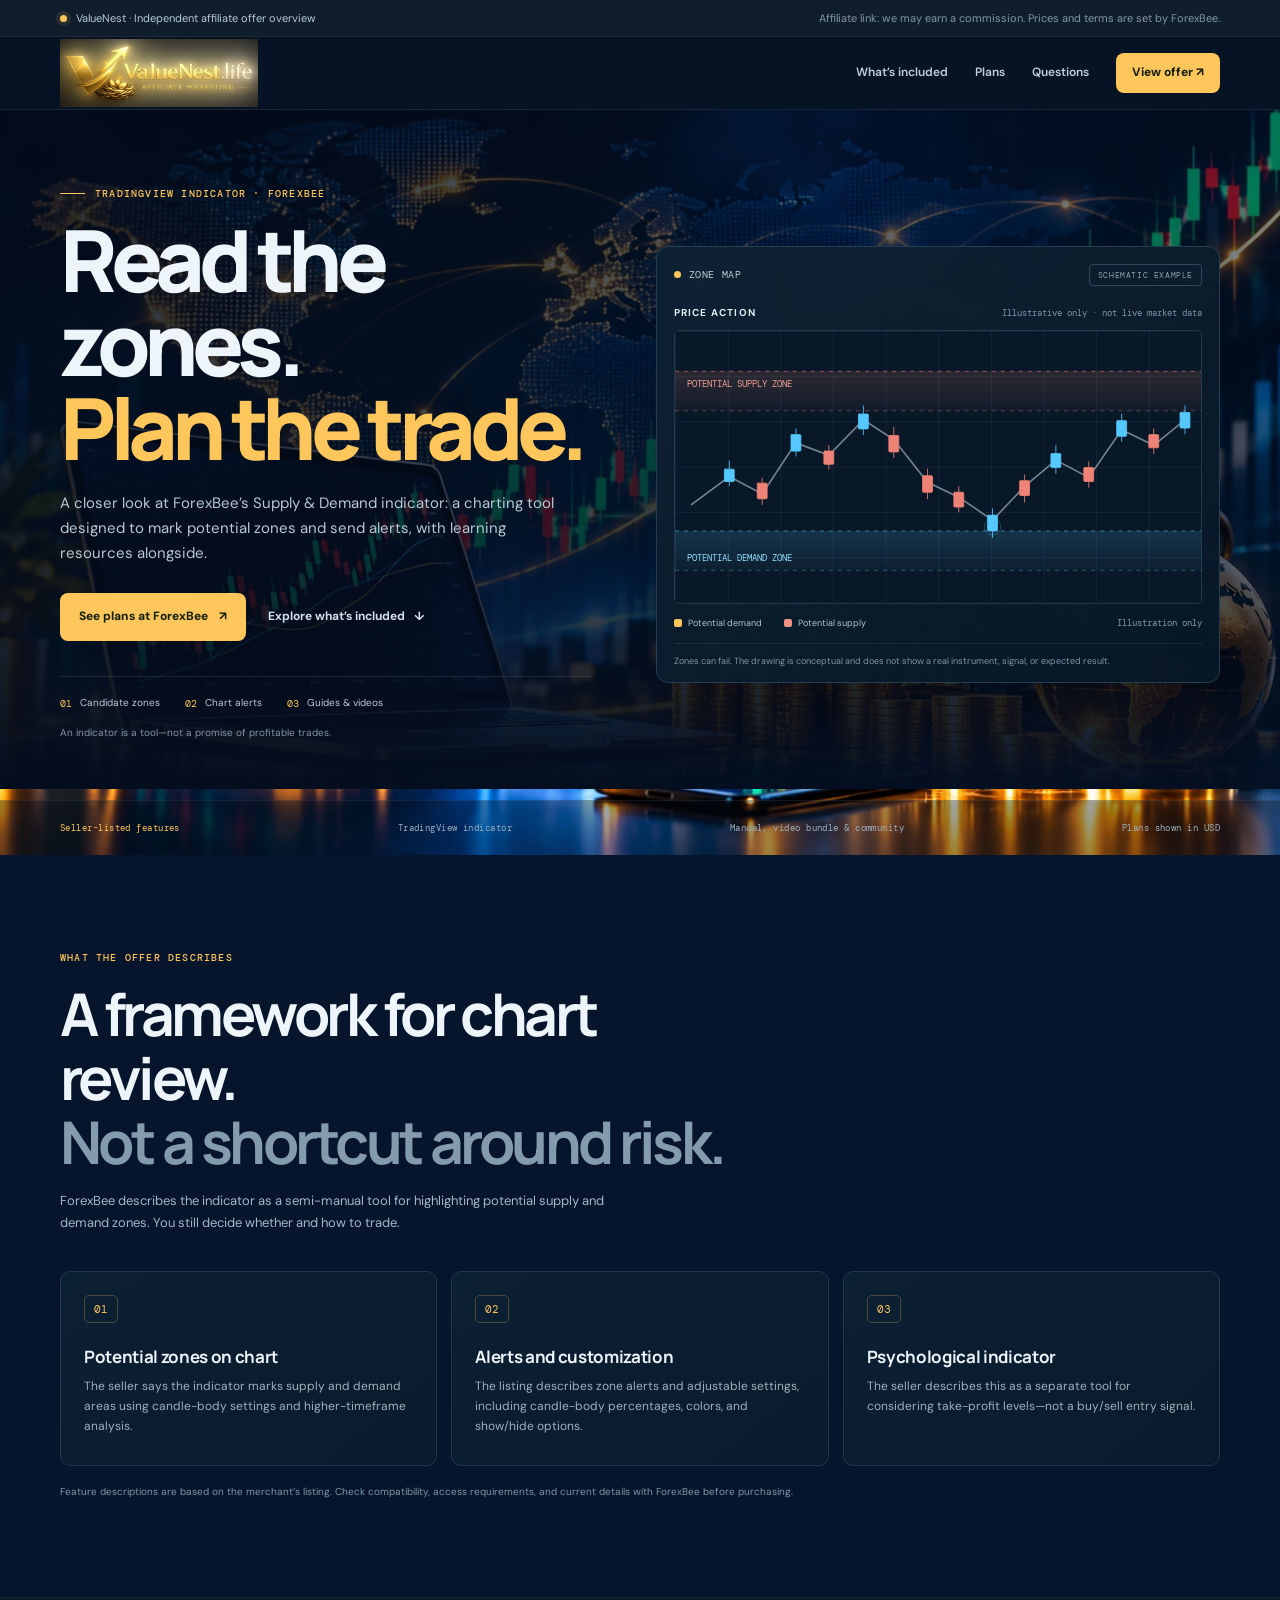
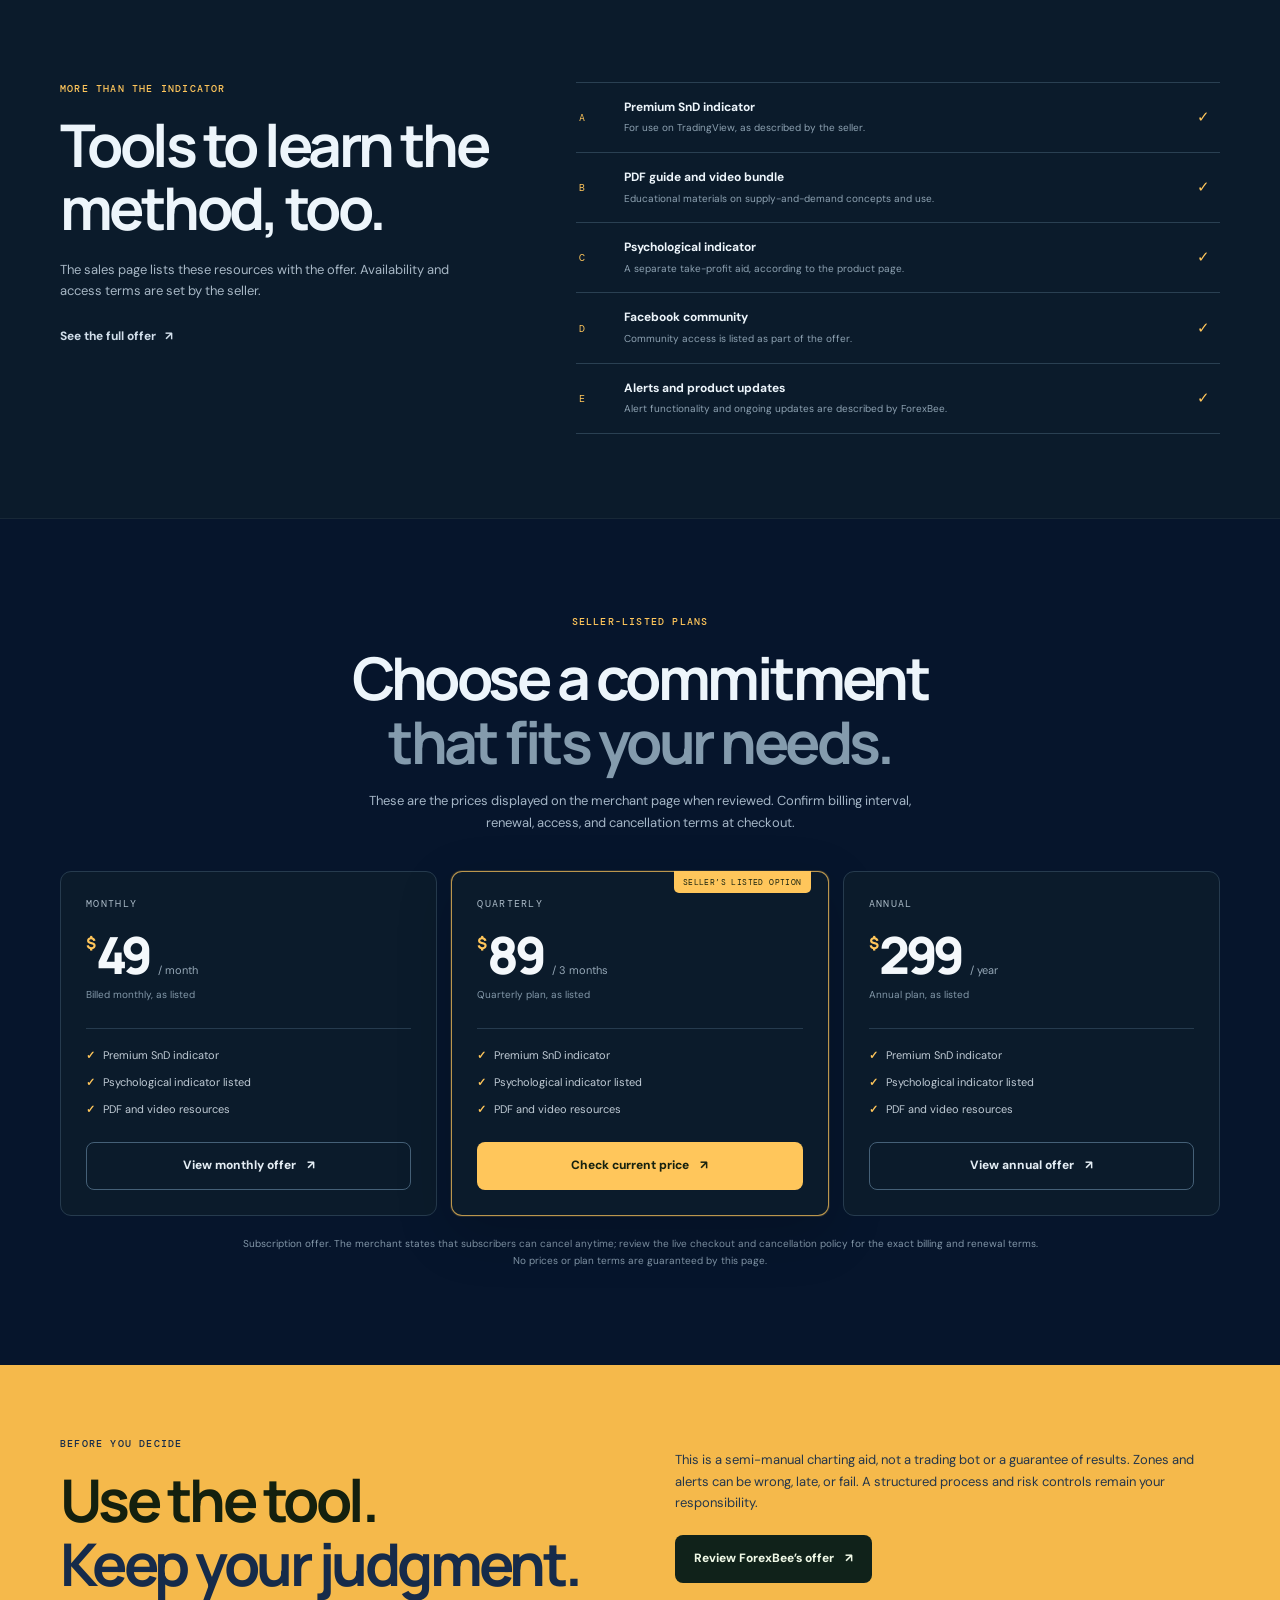
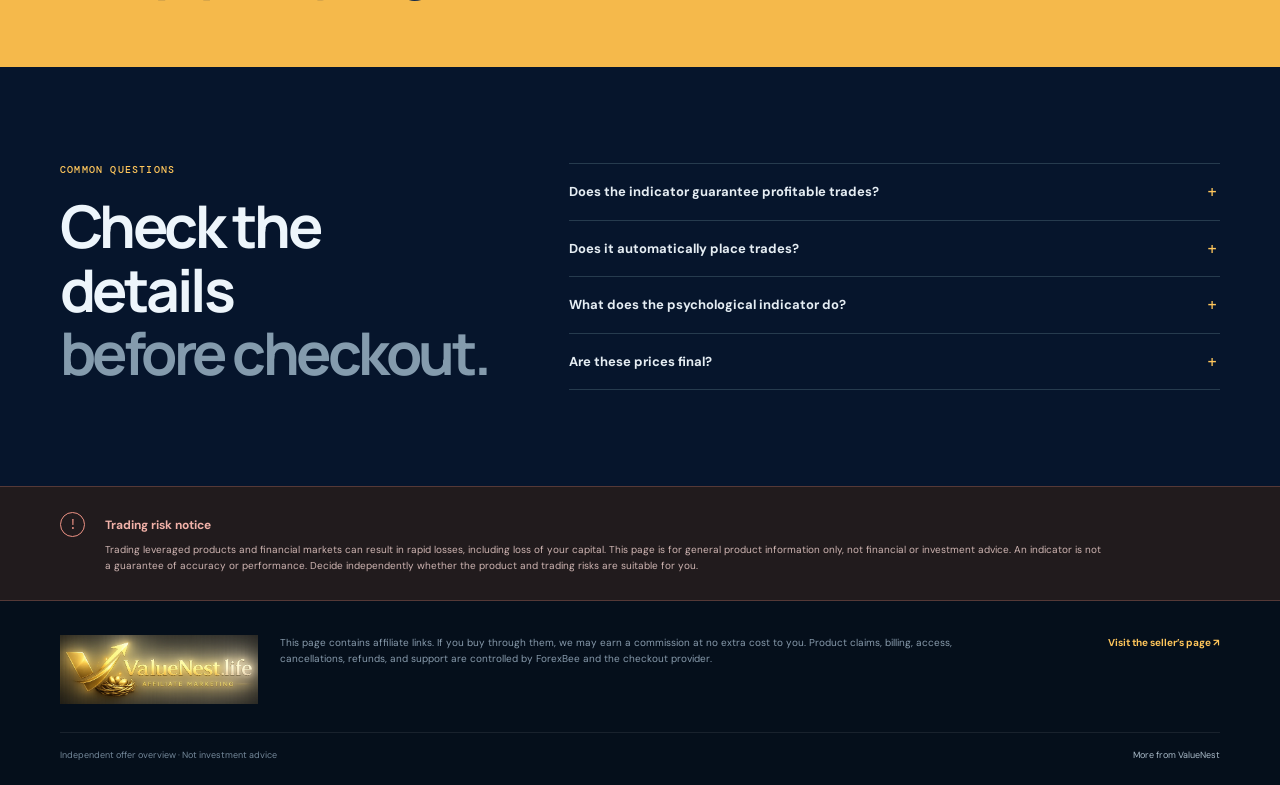
<file: forex.html>
<!doctype html>
<html lang="en">
<head>
  <meta charset="utf-8" />
  <meta name="viewport" content="width=device-width, initial-scale=1" />
  <meta name="theme-color" content="#071426" />
  <meta name="description" content="A clear overview of ForexBee’s TradingView Supply & Demand indicator, included resources, seller-listed plans, and trading risks." />
  <meta property="og:title" content="ForexBee Supply & Demand Indicator — Offer Overview" />
  <meta property="og:description" content="See what the TradingView indicator offer includes, compare the seller-listed plans, and review the risks before deciding." />
  <link rel="canonical" href="https://www.valuenest.life/forex" />
  <title>ForexBee Supply &amp; Demand Indicator — Offer Overview</title>
  <link rel="preconnect" href="https://fonts.googleapis.com" />
  <link rel="preconnect" href="https://fonts.gstatic.com" crossorigin />
  <link href="https://fonts.googleapis.com/css2?family=DM+Mono:wght@400;500&family=DM+Sans:wght@400;500;600;700;800&family=Manrope:wght@500;600;700;800&display=swap" rel="stylesheet" />
  <link rel="stylesheet" href="/trading.css" />
</head>
<body>
  <div class="top-note"><div class="wrap top-note-inner"><span class="pulse-dot" aria-hidden="true"></span><span>ValueNest · Independent affiliate offer overview</span><span class="top-note-right">Affiliate link: we may earn a commission. Prices and terms are set by ForexBee.</span></div></div>
  <header class="header"><div class="wrap nav"><a class="wordmark" href="/" aria-label="ValueNest home"><img src="/assets/valuenest-logo.webp" alt="ValueNest.life — Affiliate Marketing" /></a><nav aria-label="Page navigation"><a href="#inside">What’s included</a><a href="#plans">Plans</a><a href="#faq">Questions</a><a class="nav-button" href="https://www.digistore24.com/redir/435925/bugdata24/" target="_blank" rel="sponsored nofollow noopener">View offer <span aria-hidden="true">↗</span></a></nav><a class="mobile-cta" href="https://www.digistore24.com/redir/435925/bugdata24/" target="_blank" rel="sponsored nofollow noopener">View offer ↗</a></div></header>
  <main>
    <section class="hero"><div class="wrap hero-grid"><div class="hero-copy"><p class="eyebrow"><span class="eyebrow-line"></span> TRADINGVIEW INDICATOR · FOREXBEE</p><h1>Read the zones.<br /><em>Plan the trade.</em></h1><p class="hero-lede">A closer look at ForexBee’s Supply &amp; Demand indicator: a charting tool designed to mark potential zones and send alerts, with learning resources alongside.</p><div class="hero-actions"><a class="button button-lime" href="https://www.digistore24.com/redir/435925/bugdata24/" target="_blank" rel="sponsored nofollow noopener">See plans at ForexBee <span aria-hidden="true">↗</span></a><a class="text-cta" href="#inside">Explore what’s included <span aria-hidden="true">↓</span></a></div><div class="hero-facts"><span><i aria-hidden="true">01</i> Candidate zones</span><span><i aria-hidden="true">02</i> Chart alerts</span><span><i aria-hidden="true">03</i> Guides &amp; videos</span></div><p class="hero-caveat">An indicator is a tool—not a promise of profitable trades.</p></div>
      <div class="chart-card" aria-label="Illustrative chart showing a possible supply zone above price and a possible demand zone below price"><div class="chart-top"><div><span class="chart-dot"></span><span>ZONE MAP</span></div><span class="chart-tag">SCHEMATIC EXAMPLE</span></div><div class="chart-symbol"><strong>PRICE ACTION</strong><span>Illustrative only · not live market data</span></div><svg class="chart" viewBox="0 0 640 330" role="img" aria-labelledby="chart-title chart-desc" xmlns="http://www.w3.org/2000/svg"><title id="chart-title">Illustrative supply and demand chart</title><desc id="chart-desc">A schematic candlestick path between a possible supply zone and demand zone. It is not a market forecast.</desc><defs><pattern id="grid" width="64" height="55" patternUnits="userSpaceOnUse"><path d="M64 0H0V55" fill="none" stroke="#20354c" stroke-width="1"/></pattern><linearGradient id="demand" x1="0" y1="0" x2="0" y2="1"><stop stop-color="#55c8ff" stop-opacity=".16"/><stop offset="1" stop-color="#55c8ff" stop-opacity=".04"/></linearGradient><linearGradient id="supply" x1="0" y1="0" x2="0" y2="1"><stop stop-color="#ef8276" stop-opacity=".16"/><stop offset="1" stop-color="#ef8276" stop-opacity=".04"/></linearGradient></defs><rect width="640" height="330" fill="#091827"/><rect width="640" height="330" fill="url(#grid)"/><rect x="0" y="49" width="640" height="48" rx="2" fill="url(#supply)"/><line x1="0" y1="49" x2="640" y2="49" stroke="#ed8778" stroke-dasharray="5 6" opacity=".7"/><line x1="0" y1="97" x2="640" y2="97" stroke="#ed8778" stroke-dasharray="5 6" opacity=".45"/><text x="14" y="68" fill="#f1a196" font-size="11" font-family="DM Mono,monospace">POTENTIAL SUPPLY ZONE</text><rect x="0" y="243" width="640" height="48" rx="2" fill="url(#demand)"/><line x1="0" y1="243" x2="640" y2="243" stroke="#55c8ff" stroke-dasharray="5 6" opacity=".65"/><line x1="0" y1="291" x2="640" y2="291" stroke="#55c8ff" stroke-dasharray="5 6" opacity=".45"/><text x="14" y="280" fill="#93dcff" font-size="11" font-family="DM Mono,monospace">POTENTIAL DEMAND ZONE</text><g stroke-linecap="round"><path d="M20 211 L66 177 L106 198 L147 136 L187 151 L229 108 L266 132 L307 184 L345 202 L386 230 L425 189 L463 157 L503 178 L543 120 L582 139 L620 108" fill="none" stroke="#d6e4f0" stroke-width="2" opacity=".52"/><g stroke="#55c8ff" fill="#55c8ff"><line x1="66" y1="158" x2="66" y2="188"/><rect x="60" y="168" width="12" height="15" rx="1"/><line x1="147" y1="119" x2="147" y2="152"/><rect x="141" y="126" width="12" height="20" rx="1"/><line x1="229" y1="91" x2="229" y2="126"/><rect x="223" y="101" width="12" height="18" rx="1"/><line x1="386" y1="216" x2="386" y2="251"/><rect x="380" y="224" width="12" height="19" rx="1"/><line x1="463" y1="139" x2="463" y2="173"/><rect x="457" y="149" width="12" height="17" rx="1"/><line x1="543" y1="101" x2="543" y2="134"/><rect x="537" y="109" width="12" height="19" rx="1"/><line x1="620" y1="91" x2="620" y2="125"/><rect x="614" y="99" width="12" height="19" rx="1"/></g><g stroke="#ef8276" fill="#ef8276"><line x1="106" y1="179" x2="106" y2="211"/><rect x="100" y="185" width="12" height="19" rx="1"/><line x1="187" y1="139" x2="187" y2="168"/><rect x="181" y="146" width="12" height="16" rx="1"/><line x1="266" y1="117" x2="266" y2="154"/><rect x="260" y="127" width="12" height="20" rx="1"/><line x1="307" y1="168" x2="307" y2="204"/><rect x="301" y="176" width="12" height="20" rx="1"/><line x1="345" y1="189" x2="345" y2="220"/><rect x="339" y="196" width="12" height="18" rx="1"/><line x1="425" y1="175" x2="425" y2="208"/><rect x="419" y="182" width="12" height="18" rx="1"/><line x1="503" y1="159" x2="503" y2="190"/><rect x="497" y="166" width="12" height="17" rx="1"/><line x1="582" y1="119" x2="582" y2="149"/><rect x="576" y="126" width="12" height="16" rx="1"/></g></g><circle cx="386" cy="238" r="5" fill="#55c8ff"/><circle cx="386" cy="238" r="10" fill="none" stroke="#55c8ff" opacity=".35"/></svg><div class="chart-footer"><span><i class="legend-demand"></i>Potential demand</span><span><i class="legend-supply"></i>Potential supply</span><span>Illustration only</span></div><p class="chart-disclaimer">Zones can fail. The drawing is conceptual and does not show a real instrument, signal, or expected result.</p></div></div><div class="hero-bottom"><div class="wrap hero-bottom-inner"><span>Seller-listed features</span><span>TradingView indicator</span><span>Manual, video bundle &amp; community</span><span>Plans shown in USD</span></div></div></section>

    <section class="section" id="inside"><div class="wrap"><div class="section-heading"><p class="eyebrow">WHAT THE OFFER DESCRIBES</p><h2>A framework for chart review.<br /><span>Not a shortcut around risk.</span></h2><p>ForexBee describes the indicator as a semi-manual tool for highlighting potential supply and demand zones. You still decide whether and how to trade.</p></div><div class="feature-grid"><article class="feature"><span class="feature-icon">01</span><h3>Potential zones on chart</h3><p>The seller says the indicator marks supply and demand areas using candle-body settings and higher-timeframe analysis.</p></article><article class="feature"><span class="feature-icon">02</span><h3>Alerts and customization</h3><p>The listing describes zone alerts and adjustable settings, including candle-body percentages, colors, and show/hide options.</p></article><article class="feature"><span class="feature-icon">03</span><h3>Psychological indicator</h3><p>The seller describes this as a separate tool for considering take-profit levels—not a buy/sell entry signal.</p></article></div><p class="source-note">Feature descriptions are based on the merchant’s listing. Check compatibility, access requirements, and current details with ForexBee before purchasing.</p></div></section>

    <section class="included section-alt"><div class="wrap included-grid"><div><p class="eyebrow">MORE THAN THE INDICATOR</p><h2>Tools to learn the method, too.</h2><p class="body-copy">The sales page lists these resources with the offer. Availability and access terms are set by the seller.</p><a class="text-cta" href="https://www.digistore24.com/redir/435925/bugdata24/" target="_blank" rel="sponsored nofollow noopener">See the full offer <span aria-hidden="true">↗</span></a></div><div class="resource-list"><div><span class="resource-number">A</span><div><strong>Premium SnD indicator</strong><small>For use on TradingView, as described by the seller.</small></div><span class="resource-check">✓</span></div><div><span class="resource-number">B</span><div><strong>PDF guide and video bundle</strong><small>Educational materials on supply-and-demand concepts and use.</small></div><span class="resource-check">✓</span></div><div><span class="resource-number">C</span><div><strong>Psychological indicator</strong><small>A separate take-profit aid, according to the product page.</small></div><span class="resource-check">✓</span></div><div><span class="resource-number">D</span><div><strong>Facebook community</strong><small>Community access is listed as part of the offer.</small></div><span class="resource-check">✓</span></div><div><span class="resource-number">E</span><div><strong>Alerts and product updates</strong><small>Alert functionality and ongoing updates are described by ForexBee.</small></div><span class="resource-check">✓</span></div></div></div></section>

    <section class="plans section" id="plans"><div class="wrap"><div class="section-heading centered"><p class="eyebrow">SELLER-LISTED PLANS</p><h2>Choose a commitment<br /><span>that fits your needs.</span></h2><p>These are the prices displayed on the merchant page when reviewed. Confirm billing interval, renewal, access, and cancellation terms at checkout.</p></div><div class="plan-grid"><article class="plan-card"><p class="plan-name">MONTHLY</p><div class="plan-price"><sup>$</sup>49<span>/ month</span></div><p class="plan-billing">Billed monthly, as listed</p><ul><li>Premium SnD indicator</li><li>Psychological indicator listed</li><li>PDF and video resources</li></ul><a class="button button-outline" href="https://www.digistore24.com/redir/435925/bugdata24/" target="_blank" rel="sponsored nofollow noopener">View monthly offer <span aria-hidden="true">↗</span></a></article><article class="plan-card plan-featured"><div class="plan-ribbon">SELLER’S LISTED OPTION</div><p class="plan-name">QUARTERLY</p><div class="plan-price"><sup>$</sup>89<span>/ 3 months</span></div><p class="plan-billing">Quarterly plan, as listed</p><ul><li>Premium SnD indicator</li><li>Psychological indicator listed</li><li>PDF and video resources</li></ul><a class="button button-lime" href="https://www.digistore24.com/redir/435925/bugdata24/" target="_blank" rel="sponsored nofollow noopener">Check current price <span aria-hidden="true">↗</span></a></article><article class="plan-card"><p class="plan-name">ANNUAL</p><div class="plan-price"><sup>$</sup>299<span>/ year</span></div><p class="plan-billing">Annual plan, as listed</p><ul><li>Premium SnD indicator</li><li>Psychological indicator listed</li><li>PDF and video resources</li></ul><a class="button button-outline" href="https://www.digistore24.com/redir/435925/bugdata24/" target="_blank" rel="sponsored nofollow noopener">View annual offer <span aria-hidden="true">↗</span></a></article></div><p class="plans-note">Subscription offer. The merchant states that subscribers can cancel anytime; review the live checkout and cancellation policy for the exact billing and renewal terms. No prices or plan terms are guaranteed by this page.</p></div></section>

    <section class="decision"><div class="wrap decision-grid"><div><p class="eyebrow">BEFORE YOU DECIDE</p><h2>Use the tool.<br /><em>Keep your judgment.</em></h2></div><div><p>This is a semi-manual charting aid, not a trading bot or a guarantee of results. Zones and alerts can be wrong, late, or fail. A structured process and risk controls remain your responsibility.</p><a class="button button-lime" href="https://www.digistore24.com/redir/435925/bugdata24/" target="_blank" rel="sponsored nofollow noopener">Review ForexBee’s offer <span aria-hidden="true">↗</span></a></div></div></section>

    <section class="faq section" id="faq"><div class="wrap faq-grid"><div><p class="eyebrow">COMMON QUESTIONS</p><h2>Check the details<br /><span>before checkout.</span></h2></div><div class="faq-list"><details><summary>Does the indicator guarantee profitable trades?</summary><p>No. The indicator cannot guarantee profits or prevent losses. Trading carries substantial risk, and past examples do not predict future results.</p></details><details><summary>Does it automatically place trades?</summary><p>The seller describes a semi-manual approach. Confirm the exact indicator features and what requires your own decision on the merchant’s current product page.</p></details><details><summary>What does the psychological indicator do?</summary><p>The seller says it is intended as a take-profit aid and is not a buy/sell entry signal. It should not be treated as a standalone decision rule.</p></details><details><summary>Are these prices final?</summary><p>The page lists $49 monthly, $89 quarterly, and $299 annually as displayed by the seller when this page was prepared. Check the live checkout for current price, billing schedule, taxes, renewals, cancellation, and refund terms.</p></details></div></div></section>

    <section class="risk"><div class="wrap risk-inner"><span class="risk-icon" aria-hidden="true">!</span><div><strong>Trading risk notice</strong><p>Trading leveraged products and financial markets can result in rapid losses, including loss of your capital. This page is for general product information only, not financial or investment advice. An indicator is not a guarantee of accuracy or performance. Decide independently whether the product and trading risks are suitable for you.</p></div></div></section>
  </main>
  <footer class="footer"><div class="wrap footer-main"><a class="wordmark" href="/" aria-label="ValueNest home"><img src="/assets/valuenest-logo.webp" alt="ValueNest.life — Affiliate Marketing" /></a><p>This page contains affiliate links. If you buy through them, we may earn a commission at no extra cost to you. Product claims, billing, access, cancellations, refunds, and support are controlled by ForexBee and the checkout provider.</p><a class="footer-link" href="https://www.digistore24.com/redir/435925/bugdata24/" target="_blank" rel="sponsored nofollow noopener">Visit the seller’s page <span aria-hidden="true">↗</span></a></div><div class="wrap footer-bottom"><span>Independent offer overview · Not investment advice</span><a href="/">More from ValueNest</a></div></footer>
</body>
</html>
</file>
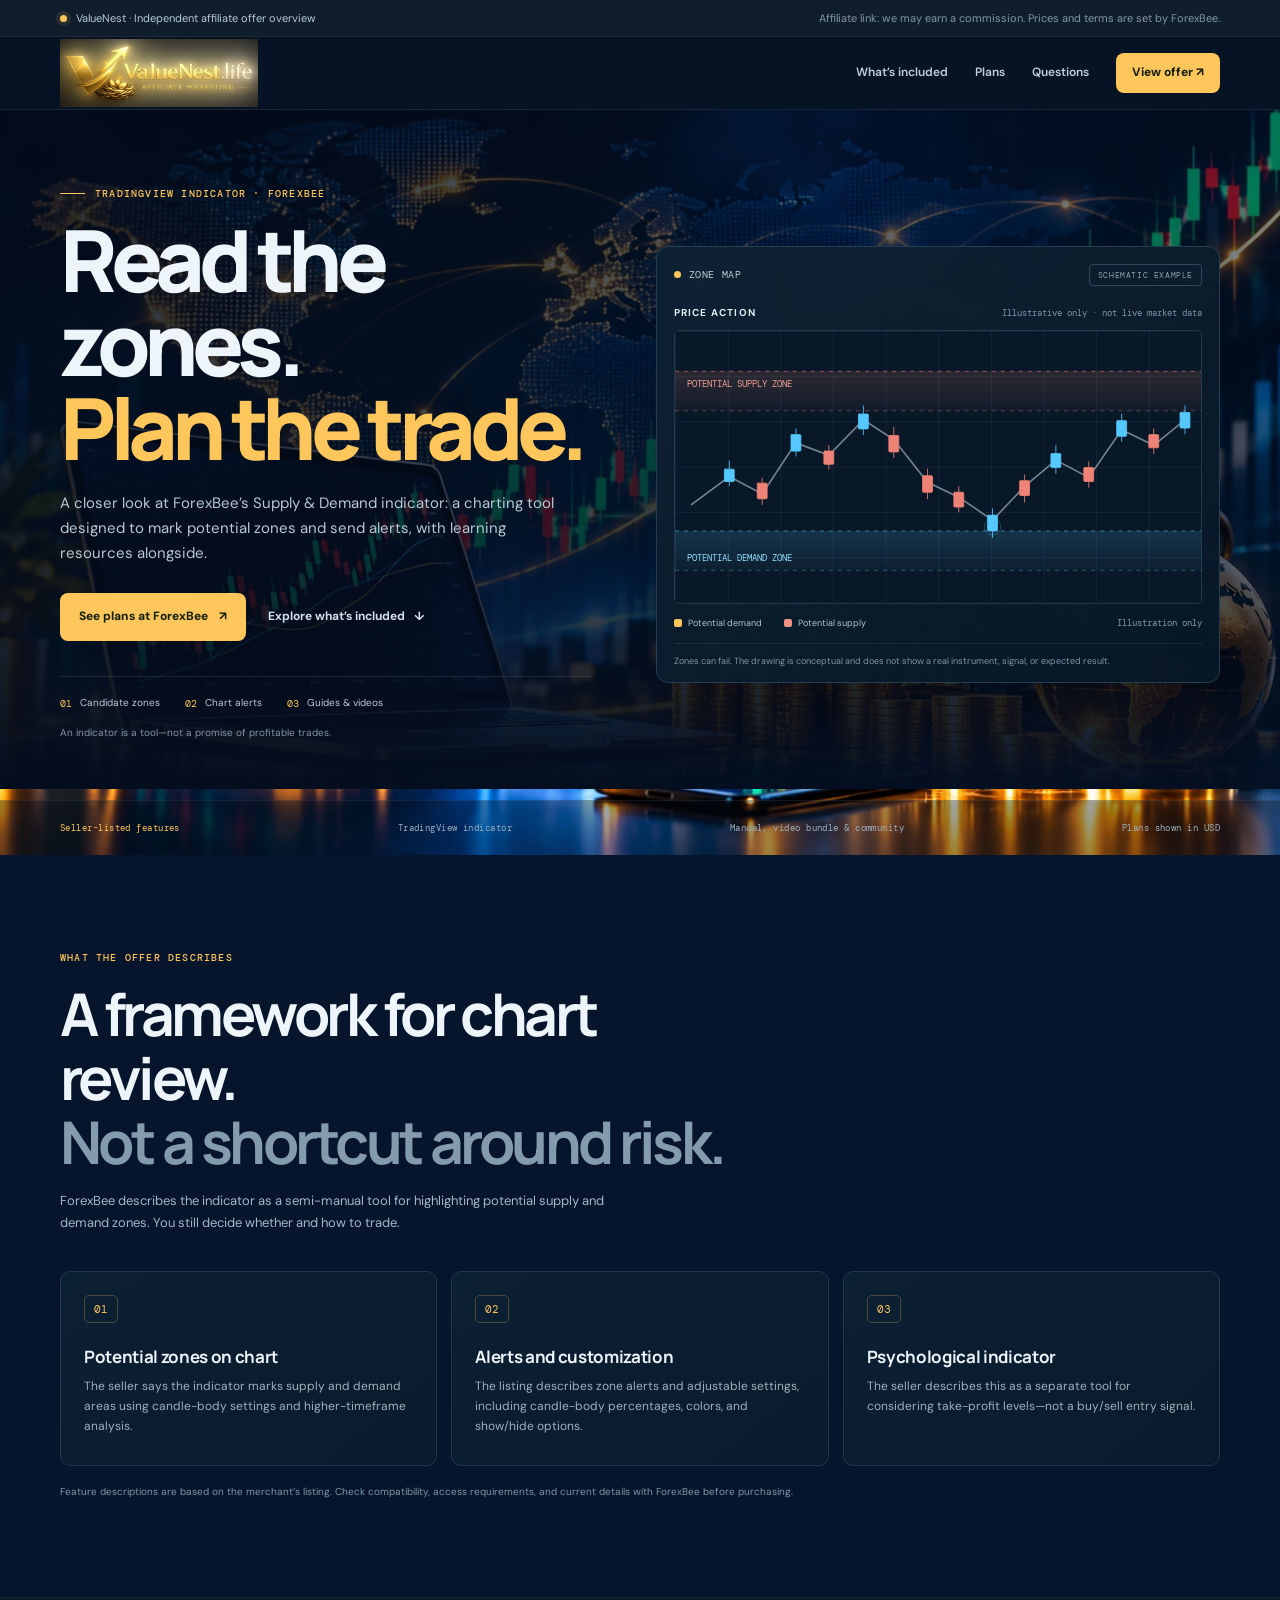
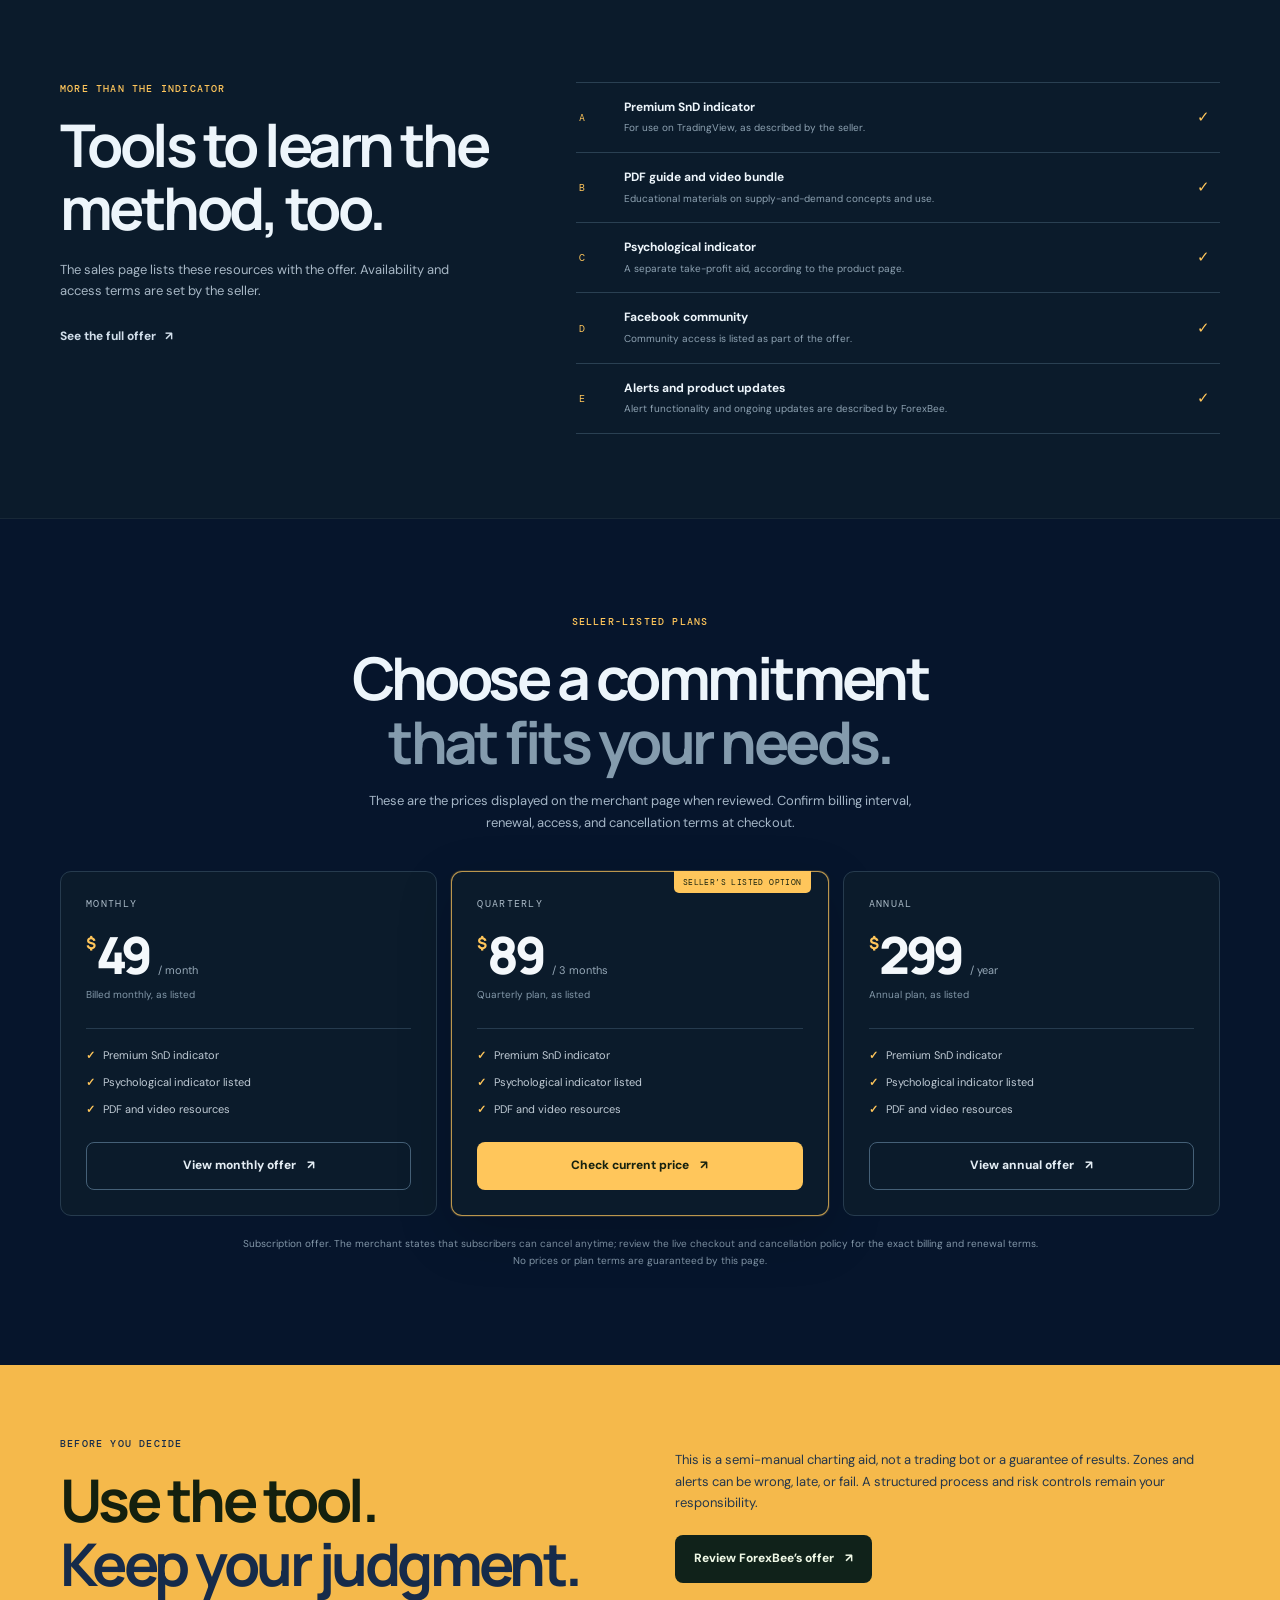
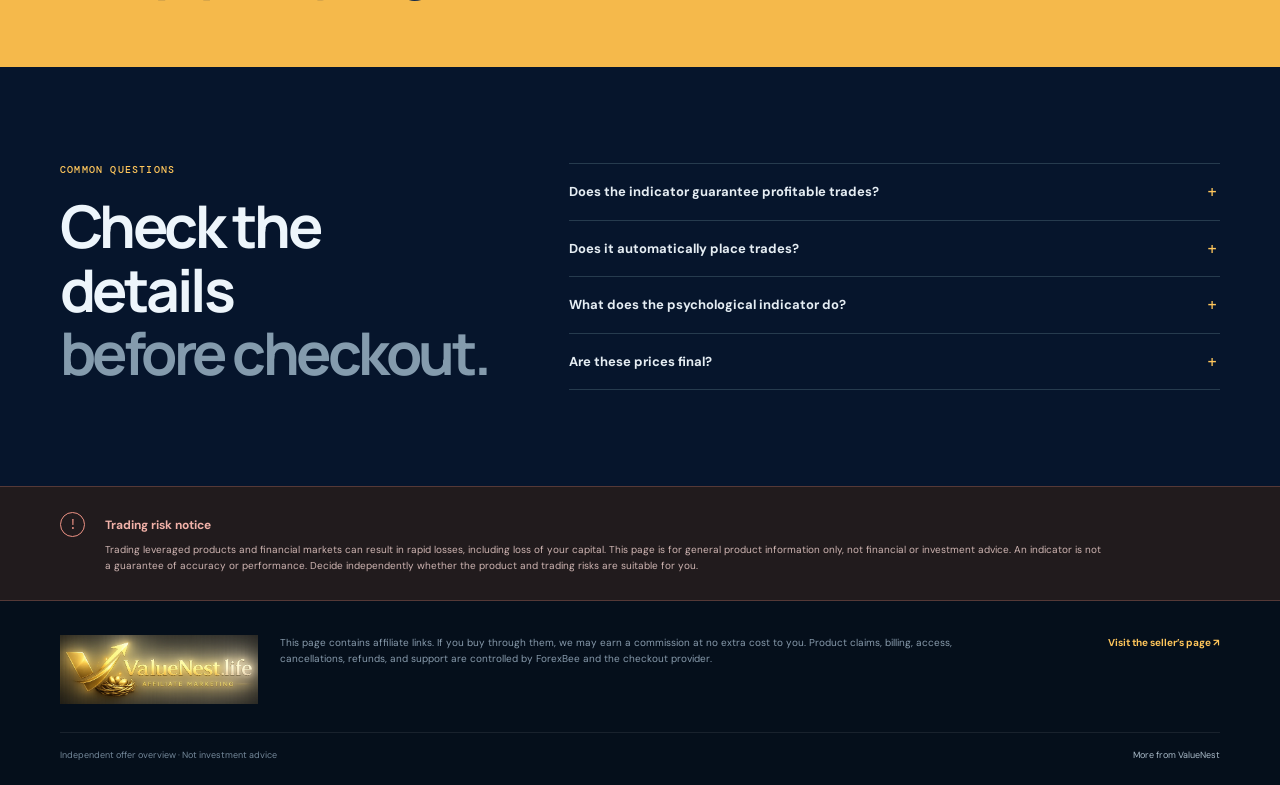
<file: forexbee-indicator.html>
<!doctype html>
<html lang="en">
<head>
  <meta charset="utf-8" />
  <meta name="viewport" content="width=device-width, initial-scale=1" />
  <meta name="theme-color" content="#071426" />
  <meta name="description" content="A clear overview of ForexBee’s TradingView Supply & Demand indicator, included resources, seller-listed plans, and trading risks." />
  <meta property="og:title" content="ForexBee Supply & Demand Indicator — Offer Overview" />
  <meta property="og:description" content="See what the TradingView indicator offer includes, compare the seller-listed plans, and review the risks before deciding." />
  <title>ForexBee Supply &amp; Demand Indicator — Offer Overview</title>
  <link rel="preconnect" href="https://fonts.googleapis.com" />
  <link rel="preconnect" href="https://fonts.gstatic.com" crossorigin />
  <link href="https://fonts.googleapis.com/css2?family=DM+Mono:wght@400;500&family=DM+Sans:wght@400;500;600;700;800&family=Manrope:wght@500;600;700;800&display=swap" rel="stylesheet" />
  <link rel="stylesheet" href="trading.css" />
</head>
<body>
  <div class="top-note"><div class="wrap top-note-inner"><span class="pulse-dot" aria-hidden="true"></span><span>ValueNest · Independent affiliate offer overview</span><span class="top-note-right">Affiliate link: we may earn a commission. Prices and terms are set by ForexBee.</span></div></div>
  <header class="header"><div class="wrap nav"><a class="wordmark" href="/" aria-label="ValueNest home"><img src="/assets/valuenest-logo.webp" alt="ValueNest.life — Affiliate Marketing" /></a><nav aria-label="Page navigation"><a href="#inside">What’s included</a><a href="#plans">Plans</a><a href="#faq">Questions</a><a class="nav-button" href="https://www.digistore24.com/redir/435925/bugdata24/" target="_blank" rel="sponsored nofollow noopener">View offer <span aria-hidden="true">↗</span></a></nav><a class="mobile-cta" href="https://www.digistore24.com/redir/435925/bugdata24/" target="_blank" rel="sponsored nofollow noopener">View offer ↗</a></div></header>
  <main>
    <section class="hero"><div class="wrap hero-grid"><div class="hero-copy"><p class="eyebrow"><span class="eyebrow-line"></span> TRADINGVIEW INDICATOR · FOREXBEE</p><h1>Read the zones.<br /><em>Plan the trade.</em></h1><p class="hero-lede">A closer look at ForexBee’s Supply &amp; Demand indicator: a charting tool designed to mark potential zones and send alerts, with learning resources alongside.</p><div class="hero-actions"><a class="button button-lime" href="https://www.digistore24.com/redir/435925/bugdata24/" target="_blank" rel="sponsored nofollow noopener">See plans at ForexBee <span aria-hidden="true">↗</span></a><a class="text-cta" href="#inside">Explore what’s included <span aria-hidden="true">↓</span></a></div><div class="hero-facts"><span><i aria-hidden="true">01</i> Candidate zones</span><span><i aria-hidden="true">02</i> Chart alerts</span><span><i aria-hidden="true">03</i> Guides &amp; videos</span></div><p class="hero-caveat">An indicator is a tool—not a promise of profitable trades.</p></div>
      <div class="chart-card" aria-label="Illustrative chart showing a possible supply zone above price and a possible demand zone below price"><div class="chart-top"><div><span class="chart-dot"></span><span>ZONE MAP</span></div><span class="chart-tag">SCHEMATIC EXAMPLE</span></div><div class="chart-symbol"><strong>PRICE ACTION</strong><span>Illustrative only · not live market data</span></div><svg class="chart" viewBox="0 0 640 330" role="img" aria-labelledby="chart-title chart-desc" xmlns="http://www.w3.org/2000/svg"><title id="chart-title">Illustrative supply and demand chart</title><desc id="chart-desc">A schematic candlestick path between a possible supply zone and demand zone. It is not a market forecast.</desc><defs><pattern id="grid" width="64" height="55" patternUnits="userSpaceOnUse"><path d="M64 0H0V55" fill="none" stroke="#20354c" stroke-width="1"/></pattern><linearGradient id="demand" x1="0" y1="0" x2="0" y2="1"><stop stop-color="#55c8ff" stop-opacity=".16"/><stop offset="1" stop-color="#55c8ff" stop-opacity=".04"/></linearGradient><linearGradient id="supply" x1="0" y1="0" x2="0" y2="1"><stop stop-color="#ef8276" stop-opacity=".16"/><stop offset="1" stop-color="#ef8276" stop-opacity=".04"/></linearGradient></defs><rect width="640" height="330" fill="#091827"/><rect width="640" height="330" fill="url(#grid)"/><rect x="0" y="49" width="640" height="48" rx="2" fill="url(#supply)"/><line x1="0" y1="49" x2="640" y2="49" stroke="#ed8778" stroke-dasharray="5 6" opacity=".7"/><line x1="0" y1="97" x2="640" y2="97" stroke="#ed8778" stroke-dasharray="5 6" opacity=".45"/><text x="14" y="68" fill="#f1a196" font-size="11" font-family="DM Mono,monospace">POTENTIAL SUPPLY ZONE</text><rect x="0" y="243" width="640" height="48" rx="2" fill="url(#demand)"/><line x1="0" y1="243" x2="640" y2="243" stroke="#55c8ff" stroke-dasharray="5 6" opacity=".65"/><line x1="0" y1="291" x2="640" y2="291" stroke="#55c8ff" stroke-dasharray="5 6" opacity=".45"/><text x="14" y="280" fill="#93dcff" font-size="11" font-family="DM Mono,monospace">POTENTIAL DEMAND ZONE</text><g stroke-linecap="round"><path d="M20 211 L66 177 L106 198 L147 136 L187 151 L229 108 L266 132 L307 184 L345 202 L386 230 L425 189 L463 157 L503 178 L543 120 L582 139 L620 108" fill="none" stroke="#d6e4f0" stroke-width="2" opacity=".52"/><g stroke="#55c8ff" fill="#55c8ff"><line x1="66" y1="158" x2="66" y2="188"/><rect x="60" y="168" width="12" height="15" rx="1"/><line x1="147" y1="119" x2="147" y2="152"/><rect x="141" y="126" width="12" height="20" rx="1"/><line x1="229" y1="91" x2="229" y2="126"/><rect x="223" y="101" width="12" height="18" rx="1"/><line x1="386" y1="216" x2="386" y2="251"/><rect x="380" y="224" width="12" height="19" rx="1"/><line x1="463" y1="139" x2="463" y2="173"/><rect x="457" y="149" width="12" height="17" rx="1"/><line x1="543" y1="101" x2="543" y2="134"/><rect x="537" y="109" width="12" height="19" rx="1"/><line x1="620" y1="91" x2="620" y2="125"/><rect x="614" y="99" width="12" height="19" rx="1"/></g><g stroke="#ef8276" fill="#ef8276"><line x1="106" y1="179" x2="106" y2="211"/><rect x="100" y="185" width="12" height="19" rx="1"/><line x1="187" y1="139" x2="187" y2="168"/><rect x="181" y="146" width="12" height="16" rx="1"/><line x1="266" y1="117" x2="266" y2="154"/><rect x="260" y="127" width="12" height="20" rx="1"/><line x1="307" y1="168" x2="307" y2="204"/><rect x="301" y="176" width="12" height="20" rx="1"/><line x1="345" y1="189" x2="345" y2="220"/><rect x="339" y="196" width="12" height="18" rx="1"/><line x1="425" y1="175" x2="425" y2="208"/><rect x="419" y="182" width="12" height="18" rx="1"/><line x1="503" y1="159" x2="503" y2="190"/><rect x="497" y="166" width="12" height="17" rx="1"/><line x1="582" y1="119" x2="582" y2="149"/><rect x="576" y="126" width="12" height="16" rx="1"/></g></g><circle cx="386" cy="238" r="5" fill="#55c8ff"/><circle cx="386" cy="238" r="10" fill="none" stroke="#55c8ff" opacity=".35"/></svg><div class="chart-footer"><span><i class="legend-demand"></i>Potential demand</span><span><i class="legend-supply"></i>Potential supply</span><span>Illustration only</span></div><p class="chart-disclaimer">Zones can fail. The drawing is conceptual and does not show a real instrument, signal, or expected result.</p></div></div><div class="hero-bottom"><div class="wrap hero-bottom-inner"><span>Seller-listed features</span><span>TradingView indicator</span><span>Manual, video bundle &amp; community</span><span>Plans shown in USD</span></div></div></section>

    <section class="section" id="inside"><div class="wrap"><div class="section-heading"><p class="eyebrow">WHAT THE OFFER DESCRIBES</p><h2>A framework for chart review.<br /><span>Not a shortcut around risk.</span></h2><p>ForexBee describes the indicator as a semi-manual tool for highlighting potential supply and demand zones. You still decide whether and how to trade.</p></div><div class="feature-grid"><article class="feature"><span class="feature-icon">01</span><h3>Potential zones on chart</h3><p>The seller says the indicator marks supply and demand areas using candle-body settings and higher-timeframe analysis.</p></article><article class="feature"><span class="feature-icon">02</span><h3>Alerts and customization</h3><p>The listing describes zone alerts and adjustable settings, including candle-body percentages, colors, and show/hide options.</p></article><article class="feature"><span class="feature-icon">03</span><h3>Psychological indicator</h3><p>The seller describes this as a separate tool for considering take-profit levels—not a buy/sell entry signal.</p></article></div><p class="source-note">Feature descriptions are based on the merchant’s listing. Check compatibility, access requirements, and current details with ForexBee before purchasing.</p></div></section>

    <section class="included section-alt"><div class="wrap included-grid"><div><p class="eyebrow">MORE THAN THE INDICATOR</p><h2>Tools to learn the method, too.</h2><p class="body-copy">The sales page lists these resources with the offer. Availability and access terms are set by the seller.</p><a class="text-cta" href="https://www.digistore24.com/redir/435925/bugdata24/" target="_blank" rel="sponsored nofollow noopener">See the full offer <span aria-hidden="true">↗</span></a></div><div class="resource-list"><div><span class="resource-number">A</span><div><strong>Premium SnD indicator</strong><small>For use on TradingView, as described by the seller.</small></div><span class="resource-check">✓</span></div><div><span class="resource-number">B</span><div><strong>PDF guide and video bundle</strong><small>Educational materials on supply-and-demand concepts and use.</small></div><span class="resource-check">✓</span></div><div><span class="resource-number">C</span><div><strong>Psychological indicator</strong><small>A separate take-profit aid, according to the product page.</small></div><span class="resource-check">✓</span></div><div><span class="resource-number">D</span><div><strong>Facebook community</strong><small>Community access is listed as part of the offer.</small></div><span class="resource-check">✓</span></div><div><span class="resource-number">E</span><div><strong>Alerts and product updates</strong><small>Alert functionality and ongoing updates are described by ForexBee.</small></div><span class="resource-check">✓</span></div></div></div></section>

    <section class="plans section" id="plans"><div class="wrap"><div class="section-heading centered"><p class="eyebrow">SELLER-LISTED PLANS</p><h2>Choose a commitment<br /><span>that fits your needs.</span></h2><p>These are the prices displayed on the merchant page when reviewed. Confirm billing interval, renewal, access, and cancellation terms at checkout.</p></div><div class="plan-grid"><article class="plan-card"><p class="plan-name">MONTHLY</p><div class="plan-price"><sup>$</sup>49<span>/ month</span></div><p class="plan-billing">Billed monthly, as listed</p><ul><li>Premium SnD indicator</li><li>Psychological indicator listed</li><li>PDF and video resources</li></ul><a class="button button-outline" href="https://www.digistore24.com/redir/435925/bugdata24/" target="_blank" rel="sponsored nofollow noopener">View monthly offer <span aria-hidden="true">↗</span></a></article><article class="plan-card plan-featured"><div class="plan-ribbon">SELLER’S LISTED OPTION</div><p class="plan-name">QUARTERLY</p><div class="plan-price"><sup>$</sup>89<span>/ 3 months</span></div><p class="plan-billing">Quarterly plan, as listed</p><ul><li>Premium SnD indicator</li><li>Psychological indicator listed</li><li>PDF and video resources</li></ul><a class="button button-lime" href="https://www.digistore24.com/redir/435925/bugdata24/" target="_blank" rel="sponsored nofollow noopener">Check current price <span aria-hidden="true">↗</span></a></article><article class="plan-card"><p class="plan-name">ANNUAL</p><div class="plan-price"><sup>$</sup>299<span>/ year</span></div><p class="plan-billing">Annual plan, as listed</p><ul><li>Premium SnD indicator</li><li>Psychological indicator listed</li><li>PDF and video resources</li></ul><a class="button button-outline" href="https://www.digistore24.com/redir/435925/bugdata24/" target="_blank" rel="sponsored nofollow noopener">View annual offer <span aria-hidden="true">↗</span></a></article></div><p class="plans-note">Subscription offer. The merchant states that subscribers can cancel anytime; review the live checkout and cancellation policy for the exact billing and renewal terms. No prices or plan terms are guaranteed by this page.</p></div></section>

    <section class="decision"><div class="wrap decision-grid"><div><p class="eyebrow">BEFORE YOU DECIDE</p><h2>Use the tool.<br /><em>Keep your judgment.</em></h2></div><div><p>This is a semi-manual charting aid, not a trading bot or a guarantee of results. Zones and alerts can be wrong, late, or fail. A structured process and risk controls remain your responsibility.</p><a class="button button-lime" href="https://www.digistore24.com/redir/435925/bugdata24/" target="_blank" rel="sponsored nofollow noopener">Review ForexBee’s offer <span aria-hidden="true">↗</span></a></div></div></section>

    <section class="faq section" id="faq"><div class="wrap faq-grid"><div><p class="eyebrow">COMMON QUESTIONS</p><h2>Check the details<br /><span>before checkout.</span></h2></div><div class="faq-list"><details><summary>Does the indicator guarantee profitable trades?</summary><p>No. The indicator cannot guarantee profits or prevent losses. Trading carries substantial risk, and past examples do not predict future results.</p></details><details><summary>Does it automatically place trades?</summary><p>The seller describes a semi-manual approach. Confirm the exact indicator features and what requires your own decision on the merchant’s current product page.</p></details><details><summary>What does the psychological indicator do?</summary><p>The seller says it is intended as a take-profit aid and is not a buy/sell entry signal. It should not be treated as a standalone decision rule.</p></details><details><summary>Are these prices final?</summary><p>The page lists $49 monthly, $89 quarterly, and $299 annually as displayed by the seller when this page was prepared. Check the live checkout for current price, billing schedule, taxes, renewals, cancellation, and refund terms.</p></details></div></div></section>

    <section class="risk"><div class="wrap risk-inner"><span class="risk-icon" aria-hidden="true">!</span><div><strong>Trading risk notice</strong><p>Trading leveraged products and financial markets can result in rapid losses, including loss of your capital. This page is for general product information only, not financial or investment advice. An indicator is not a guarantee of accuracy or performance. Decide independently whether the product and trading risks are suitable for you.</p></div></div></section>
  </main>
  <footer class="footer"><div class="wrap footer-main"><a class="wordmark" href="/" aria-label="ValueNest home"><img src="/assets/valuenest-logo.webp" alt="ValueNest.life — Affiliate Marketing" /></a><p>This page contains affiliate links. If you buy through them, we may earn a commission at no extra cost to you. Product claims, billing, access, cancellations, refunds, and support are controlled by ForexBee and the checkout provider.</p><a class="footer-link" href="https://www.digistore24.com/redir/435925/bugdata24/" target="_blank" rel="sponsored nofollow noopener">Visit the seller’s page <span aria-hidden="true">↗</span></a></div><div class="wrap footer-bottom"><span>Independent offer overview · Not investment advice</span><a href="/">More from ValueNest</a></div></footer>
</body>
</html>
</file>
<file: site-home.css>
:root{--ink:#f5efe2;--muted:#b9b1a1;--gold:#e8c36a;--gold-bright:#f4d98a;--gold-dim:#9e7d38;--bg:#15130f;--bg2:#1d1912;--panel:#211d15;--line:#3b3428;--serif:Georgia,"Times New Roman",serif;--sans:"DM Sans",Arial,sans-serif;--display:Manrope,"DM Sans",Arial,sans-serif}*{box-sizing:border-box}html{scroll-behavior:smooth;scroll-padding-top:85px}body{margin:0;background:var(--bg);color:var(--ink);font:15px/1.65 var(--sans);-webkit-font-smoothing:antialiased}a{color:inherit;text-decoration:none}a:focus-visible{outline:3px solid var(--gold-bright);outline-offset:4px}.wrap{width:min(1160px,calc(100% - 48px));margin:0 auto}.notice{background:#100f0c;border-bottom:1px solid rgba(232,195,106,.16);color:#d8ceba;font-size:10px}.notice-inner{display:flex;align-items:center;gap:9px;min-height:34px}.notice-dot{width:6px;height:6px;border-radius:50%;background:var(--gold);box-shadow:0 0 0 4px rgba(232,195,106,.1)}.notice-right{margin-left:auto;color:#948b78}.header{position:sticky;top:0;z-index:10;border-bottom:1px solid rgba(232,195,106,.14);background:rgba(21,19,15,.95);backdrop-filter:blur(14px)}.header-row{min-height:78px;display:flex;align-items:center;justify-content:space-between;gap:24px}.site-logo{display:flex;align-items:center;min-width:0}.site-logo img{display:block;width:202px;height:auto;max-height:72px;object-fit:contain;object-position:left center}.header nav{display:flex;align-items:center;gap:29px;color:#d2c9b7;font-size:11px;font-weight:600}.header nav a:hover,.footer-top-link:hover,.about-link:hover{color:var(--gold-bright)}.nav-cta{display:inline-flex;align-items:center;gap:9px;padding:10px 14px;border:1px solid rgba(232,195,106,.6);border-radius:6px;color:var(--gold-bright);font-size:10px;font-weight:700}.nav-cta:hover{background:var(--gold);color:#21190a}.hero{position:relative;display:block;overflow:hidden;min-height:0;aspect-ratio:16 / 9;border-bottom:1px solid rgba(232,195,106,.12);background-color:#15130f;background-image:url("/assets/valuenest-home-hero.gif");background-size:100% 100%;background-position:center;background-repeat:no-repeat}.hero:after{display:none}.hero-content{position:relative;z-index:2;padding:58px 0 56px}.eyebrow{display:flex;align-items:center;gap:10px;margin:0 0 18px;color:var(--gold);font:700 9px var(--sans);letter-spacing:.19em}.eyebrow>span{display:inline-block;width:23px;height:1px;background:var(--gold)}h1,h2,h3,p{margin-top:0}.hero h1{max-width:720px;margin:0;font:800 clamp(3.3rem,7.3vw,6.3rem)/.98 var(--display);letter-spacing:-.075em}.hero h1 em{color:var(--gold-bright);font-style:normal}.hero-copy{max-width:570px;margin:20px 0 23px;color:#cbc2b2;font-size:14px}.button{display:inline-flex;align-items:center;justify-content:center;gap:10px;min-height:45px;padding:11px 16px;border:1px solid transparent;border-radius:5px;font-size:11px;font-weight:800;transition:transform .18s,background .18s,border-color .18s}.button:hover{transform:translateY(-2px)}.button-gold{background:linear-gradient(135deg,#f1d88e,#d5ad51);color:#1c160b;box-shadow:0 6px 24px rgba(214,174,83,.18)}.button-gold:hover{background:var(--gold-bright)}.hero-note{margin:13px 0 0;color:#948a77;font-size:9px}.hero-art{position:absolute;right:max(calc((100vw - 1160px)/2),24px);top:50%;width:400px;height:330px;transform:translateY(-50%);opacity:.78}.gold-orbit{position:absolute;border:1px solid rgba(232,195,106,.3);border-radius:50%;transform:rotate(-25deg)}.orbit-one{inset:48px 5px 52px 12px}.orbit-two{inset:12px 37px 25px 56px;border-color:rgba(232,195,106,.16);transform:rotate(32deg)}.gold-token{position:absolute;left:50%;top:50%;display:grid;place-items:center;width:150px;height:150px;transform:translate(-50%,-50%) rotate(-12deg);border:1px solid rgba(246,219,149,.8);border-radius:34px 12px 35px 12px;background:linear-gradient(145deg,rgba(255,231,166,.16),rgba(174,127,39,.13));box-shadow:0 0 90px rgba(228,182,78,.19),inset 0 0 28px rgba(249,219,143,.15);color:#f3d88d;font:800 80px var(--serif);text-shadow:0 2px 22px rgba(241,204,114,.45)}.spark{position:absolute;color:#f4d98a;text-shadow:0 0 22px rgba(247,211,121,.8)}.spark-one{right:45px;top:64px;font-size:30px}.spark-two{left:36px;bottom:50px;font-size:22px}.offers{padding:66px 0 76px;background:#171510}.section-heading{display:flex;align-items:end;justify-content:space-between;gap:36px;margin-bottom:25px}.section-heading .eyebrow{margin-bottom:11px}.section-heading h2,.about h2{margin:0;font:700 clamp(2.2rem,4.4vw,3.5rem)/1.05 var(--display);letter-spacing:-.065em}.section-heading>p{max-width:420px;margin:0 0 4px;color:#a9a08e;font-size:11px}.product-grid{display:grid;grid-template-columns:repeat(2,minmax(0,1fr));gap:18px}.product-card{overflow:hidden;border:1px solid #393226;border-radius:9px;background:linear-gradient(145deg,#252016,#1d1a14);box-shadow:0 18px 50px rgba(0,0,0,.16);transition:transform .2s,border-color .2s}.product-card:hover{transform:translateY(-3px);border-color:rgba(232,195,106,.58)}.product-image{position:relative;display:block;overflow:hidden;height:190px;background-color:#121820;background-size:cover;background-position:center}.product-image:after{content:"";position:absolute;inset:0;background:linear-gradient(180deg,rgba(8,10,13,.07) 15%,rgba(8,10,13,.1) 35%,rgba(12,11,9,.72) 100%)}.forex-image{background-image:url("/assets/forex-hero.webp");background-position:68% 45%}.safety-image{background-image:url("/hero-reference.webp");background-position:center 43%}.image-label,.image-mark{position:absolute;z-index:1;left:16px;font:700 8px var(--sans);letter-spacing:.15em}.image-label{top:15px;padding:6px 8px;border:1px solid rgba(255,255,255,.23);border-radius:3px;background:rgba(12,13,15,.52);color:#fff}.image-mark{bottom:13px;color:#fff0cc;font-size:9px}.product-copy{padding:19px 20px 20px}.product-meta{display:flex;align-items:center;gap:8px;color:var(--gold);font:700 8px var(--sans);letter-spacing:.12em}.meta-dot{width:4px;height:4px;border-radius:50%;background:#edd38d}.product-copy h3{margin:7px 0 7px;font:700 21px var(--display);letter-spacing:-.035em}.product-copy>p{min-height:40px;margin:0;color:#b8af9f;font-size:11px}.product-bottom{display:flex;align-items:center;justify-content:space-between;gap:12px;margin-top:16px}.button-outline{border-color:#645435;color:#f0d58e}.button-outline:hover{border-color:var(--gold-bright);background:rgba(232,195,106,.08)}.product-category{color:#8f8676;font-size:9px}.catalog-note{display:flex;align-items:flex-start;gap:13px;margin-top:22px;padding:15px 18px;border:1px solid rgba(232,195,106,.15);border-radius:6px;background:rgba(232,195,106,.035)}.note-star{color:var(--gold);font-size:15px}.catalog-note p{margin:0;color:#a99f8d;font-size:10px}.catalog-note strong{color:#e9d9af}.about{padding:73px 0;background:linear-gradient(120deg,#211c13,#191712);border-block:1px solid rgba(232,195,106,.1)}.about-inner{display:grid;grid-template-columns:.95fr 1.05fr;gap:65px;align-items:center}.about h2{font-size:clamp(2.2rem,4.5vw,3.6rem)}.about-copy p{color:#b9b09f;font-size:12px}.about-copy p:last-of-type{margin-bottom:17px}.about-link{color:var(--gold);font-size:10px;font-weight:700}.footer{background:#100f0c}.footer-main{display:grid;grid-template-columns:220px 1fr auto;gap:38px;align-items:center;padding:33px 0 28px}.footer-logo img{width:188px;max-height:66px}.footer-title{margin:0 0 5px;color:var(--gold);font-size:10px;font-weight:700}.disclosure-copy p:last-child{max-width:690px;margin:0;color:#9e9688;font-size:9px}.footer-top-link{color:#cbb677;font-size:9px;font-weight:700}.footer-bottom{display:flex;justify-content:space-between;gap:18px;padding:14px 0 20px;border-top:1px solid rgba(232,195,106,.11);color:#7f786d;font-size:8px}@media(max-width:850px){.hero-art{right:2%;width:330px;height:290px;opacity:.55}.hero-content{max-width:100%;}.hero-copy{max-width:500px}.hero:after{background:linear-gradient(90deg,rgba(21,19,15,.18),rgba(21,19,15,.22) 55%,rgba(21,19,15,.5))}.about-inner{gap:35px}.footer-main{grid-template-columns:180px 1fr;gap:24px}.footer-top-link{grid-column:2}}@media(max-width:620px){html{scroll-padding-top:70px}.wrap{width:calc(100% - 34px)}.notice{font-size:8px}.notice-inner{min-height:31px}.notice-right{font-size:7px}.header-row{min-height:67px;gap:9px}.site-logo img{width:150px;max-height:54px}.header nav{display:none}.nav-cta{padding:8px 10px;font-size:8px;white-space:nowrap}.hero{min-height:0;aspect-ratio:16 / 9}.hero-content{padding:49px 0 45px}.hero h1{font-size:clamp(3rem,13vw,4.5rem)}.hero-copy{max-width:420px;font-size:12px}.hero-art{right:-68px;top:54%;width:270px;height:245px;opacity:.28}.gold-token{width:105px;height:105px;border-radius:24px 9px 24px 9px;font-size:58px}.offers{padding:49px 0 55px}.section-heading{display:block;margin-bottom:21px}.section-heading h2,.about h2{font-size:2.45rem}.section-heading>p{margin-top:12px;font-size:10px}.product-grid{grid-template-columns:1fr;gap:13px}.product-image{height:170px}.product-copy{padding:16px}.product-copy h3{font-size:19px}.product-copy>p{min-height:0}.catalog-note{padding:13px;gap:10px}.catalog-note p{font-size:9px}.about{padding:50px 0}.about-inner{grid-template-columns:1fr;gap:19px}.about-copy p{font-size:11px}.footer-main{grid-template-columns:1fr;gap:16px;padding:26px 0 21px}.footer-logo img{width:155px}.footer-top-link{grid-column:auto}.footer-bottom{flex-direction:column;gap:4px;font-size:8px}}@media(prefers-reduced-motion:reduce){.hero{background-image:url("/assets/valuenest-home-hero.webp")}*,*::before,*::after{scroll-behavior:auto!important;transition:none!important}}
</file>
<file: trading.css>
:root{--bg:#06152c;--bg2:#0a1e3c;--panel:#0b2240;--panel2:#102d50;--line:#244365;--ink:#edf5fb;--muted:#a5b6c7;--soft:#70879b;--lime:#ffc65b;--lime2:#ffe09a;--cyan:#55c8ff;--coral:#ed9284;--gold:#ffb942;--mono:"DM Mono",monospace;--body:"DM Sans",Arial,sans-serif;--display:Manrope,Arial,sans-serif}*{box-sizing:border-box}html{scroll-behavior:smooth;scroll-padding-top:90px}body{margin:0;background:var(--bg);color:var(--ink);font:15px/1.65 var(--body);-webkit-font-smoothing:antialiased}a{color:inherit;text-decoration:none}a:focus-visible,summary:focus-visible{outline:3px solid var(--lime);outline-offset:4px}.wrap{width:min(1160px,calc(100% - 52px));margin:0 auto}.top-note{background:#101e2b;border-bottom:1px solid rgba(255,255,255,.06);color:#bac9d7;font-size:11px}.top-note-inner{min-height:36px;display:flex;align-items:center;gap:9px}.pulse-dot{width:7px;height:7px;border-radius:50%;background:var(--lime);box-shadow:0 0 0 4px rgba(255,198,91,.1)}.top-note-right{margin-left:auto;color:#8296a8}.header{position:sticky;top:0;z-index:20;background:rgba(7,20,38,.94);backdrop-filter:blur(16px);border-bottom:1px solid rgba(255,255,255,.08)}.nav{height:72px;display:flex;align-items:center;justify-content:space-between;gap:22px}.wordmark{display:inline-flex;align-items:center;gap:10px;font:800 17px var(--display);letter-spacing:-.04em}.wordmark>span:last-child>span{color:var(--lime)}.mark{display:grid;place-items:center;width:30px;height:30px;border:1px solid rgba(255,198,91,.5);border-radius:9px;color:var(--lime);font:600 13px var(--mono)}nav{display:flex;align-items:center;gap:27px;color:#c2d0dd;font-size:12px;font-weight:600}nav>a:not(.nav-button):hover,.footer-bottom a:hover{color:var(--lime)}.nav-button{padding:10px 16px;border-radius:8px;background:var(--lime);color:#14200c;font-weight:800}.mobile-cta{display:none}.hero{position:relative;overflow:hidden;padding-top:65px;background-color:#06152c;background-image:url("/assets/forex-hero.webp");background-repeat:no-repeat;background-size:cover;background-position:center 46%}.hero:before{content:"";position:absolute;inset:0 0 66px;pointer-events:none;background-image:linear-gradient(90deg,rgba(3,12,27,.86) 0%,rgba(3,12,27,.72) 42%,rgba(3,12,27,.50) 100%),linear-gradient(0deg,#06152c 0%,rgba(6,21,44,.34) 24%,transparent 63%);opacity:1}.hero-grid{position:relative;display:grid;grid-template-columns:.97fr 1.03fr;align-items:center;gap:64px;padding:12px 0 59px}.hero-copy{max-width:560px}.eyebrow{display:flex;align-items:center;gap:10px;margin:0 0 18px;color:var(--lime);font:500 10px var(--mono);letter-spacing:.12em;text-transform:uppercase}.eyebrow-line{width:25px;height:1px;background:var(--lime)}h1,h2,h3,p{margin-top:0}.hero h1{margin:0;font:800 clamp(3.2rem,6.7vw,6rem)/.98 var(--display);letter-spacing:-.075em}.hero h1 em{color:var(--lime);font-style:normal}.hero-lede{max-width:495px;margin:21px 0 0;color:#b7c7d5;font-size:15px}.hero-actions{display:flex;align-items:center;gap:22px;margin-top:28px}.button{display:inline-flex;align-items:center;justify-content:center;gap:11px;min-height:48px;padding:12px 18px;border:1px solid transparent;border-radius:8px;font-size:12px;font-weight:800;transition:transform .18s,background .18s,border-color .18s}.button:hover{transform:translateY(-2px)}.button-lime{background:var(--lime);color:#17220f}.button-lime:hover{background:var(--lime2)}.button-outline{border-color:#456077;color:#e4edf4}.button-outline:hover{border-color:var(--lime);color:var(--lime)}.text-cta{display:inline-flex;align-items:center;gap:9px;color:#d2dfeb;font-size:12px;font-weight:700}.text-cta:hover{color:var(--lime)}.hero-facts{display:flex;flex-wrap:wrap;gap:17px 25px;margin-top:35px;padding-top:18px;border-top:1px solid rgba(255,255,255,.1);color:#becbd7;font-size:10px}.hero-facts span{display:flex;align-items:center;gap:8px}.hero-facts i{color:var(--lime);font:10px var(--mono);font-style:normal}.hero-caveat{margin:13px 0 0;color:#8194a6;font-size:10px}.chart-card{position:relative;overflow:hidden;padding:17px 17px 13px;border:1px solid #263e52;border-radius:12px;background:linear-gradient(145deg,rgba(14,33,51,.98),rgba(8,23,38,.98));box-shadow:0 30px 80px rgba(0,0,0,.25)}.chart-top,.chart-symbol,.chart-footer{display:flex;align-items:center;justify-content:space-between;gap:12px}.chart-top{color:#bfcedb;font:10px var(--mono);letter-spacing:.06em}.chart-top>div{display:flex;align-items:center;gap:8px}.chart-dot{width:7px;height:7px;border-radius:50%;background:var(--lime)}.chart-tag{padding:5px 8px;border:1px solid #32495d;border-radius:4px;color:#8ea3b5;font-size:8px}.chart-symbol{margin-top:19px;color:#e2ecf2}.chart-symbol strong{font-size:10px;letter-spacing:.12em}.chart-symbol span{color:#7e93a7;font:9px var(--mono)}.chart{display:block;width:100%;height:auto;margin-top:9px;border:1px solid #23384a;border-radius:5px}.chart-footer{justify-content:flex-start;gap:22px;padding-top:12px;color:#b3c3d1;font-size:9px}.chart-footer>span:last-child{margin-left:auto;color:#8297a9;font-family:var(--mono)}.chart-footer i{display:inline-block;width:8px;height:8px;margin-right:6px;border-radius:2px;vertical-align:-1px}.legend-demand{background:var(--lime)}.legend-supply{background:var(--coral)}.chart-disclaimer{margin:12px 0 0;padding-top:10px;border-top:1px solid rgba(255,255,255,.08);color:#8094a6;font-size:9px}.hero-bottom{border-top:1px solid rgba(255,255,255,.07);background:rgba(4,13,24,.38)}.hero-bottom-inner{min-height:54px;display:flex;align-items:center;justify-content:space-between;gap:16px;color:#9eb0c0;font:9px var(--mono);letter-spacing:.05em}.hero-bottom-inner span:first-child{color:var(--lime)}.section{padding:96px 0}.section-heading{max-width:670px;margin-bottom:38px}.section-heading h2,.included h2,.decision h2,.faq h2{margin:0;font:700 clamp(2.3rem,4.6vw,3.7rem)/1.08 var(--display);letter-spacing:-.06em}.section-heading h2 span,.faq h2 span{color:#849bad}.section-heading>p:last-child{max-width:590px;margin:17px 0 0;color:var(--muted);font-size:13px}.feature-grid{display:grid;grid-template-columns:repeat(3,1fr);gap:14px}.feature{min-height:195px;padding:23px;border:1px solid #21374b;border-radius:10px;background:linear-gradient(140deg,#0c2033,#091a2c)}.feature-icon{display:grid;place-items:center;width:34px;height:28px;margin-bottom:22px;border:1px solid rgba(255,198,91,.25);border-radius:5px;color:var(--lime);font:11px var(--mono)}.feature h3{margin:0 0 9px;font:700 17px var(--display);letter-spacing:-.02em}.feature p{margin:0;color:#9eb0bf;font-size:12px}.source-note{margin:18px 0 0;color:#8296a7;font-size:10px}.section-alt{padding:84px 0;background:#0b1b2b;border-block:1px solid rgba(255,255,255,.055)}.included-grid{display:grid;grid-template-columns:.8fr 1.2fr;gap:86px;align-items:start}.included h2{max-width:480px}.body-copy{max-width:400px;margin:19px 0 21px;color:#a7b7c5;font-size:13px}.resource-list{border-top:1px solid #2a4052}.resource-list>div{display:grid;grid-template-columns:32px 1fr 20px;align-items:center;gap:13px;padding:15px 3px;border-bottom:1px solid #2a4052}.resource-number{color:var(--lime);font:10px var(--mono)}.resource-list strong,.resource-list small{display:block}.resource-list strong{font-size:12px}.resource-list small{margin-top:3px;color:#8ea2b2;font-size:10px}.resource-check{color:var(--lime)}.centered{text-align:center;margin-right:auto;margin-left:auto}.centered .eyebrow{justify-content:center}.centered>p:last-child{margin-right:auto;margin-left:auto}.plan-grid{display:grid;grid-template-columns:repeat(3,1fr);align-items:stretch;gap:14px}.plan-card{position:relative;display:flex;flex-direction:column;min-height:326px;padding:25px;border:1px solid #263b4e;border-radius:11px;background:#0b1b2b}.plan-featured{border-color:rgba(255,198,91,.72);box-shadow:0 0 0 1px rgba(255,198,91,.12),0 18px 55px rgba(0,0,0,.17)}.plan-ribbon{position:absolute;top:-1px;right:17px;padding:6px 9px;border-radius:0 0 5px 5px;background:var(--lime);color:#17220f;font:8px var(--mono);letter-spacing:.05em}.plan-name{margin:0;color:#aabac7;font:10px var(--mono);letter-spacing:.13em}.plan-price{display:flex;align-items:baseline;margin-top:19px;color:#f4f8fb;font:800 clamp(2.5rem,4vw,3.7rem)/1 var(--display);letter-spacing:-.08em}.plan-price sup{align-self:flex-start;margin-top:6px;color:var(--lime);font-size:16px;letter-spacing:0}.plan-price span{margin-left:9px;color:#95a7b6;font:11px var(--body);letter-spacing:0}.plan-billing{margin:7px 0 0;color:#8398a9;font-size:10px}.plan-card ul{display:grid;gap:9px;margin:24px 0 24px;padding:17px 0 0;border-top:1px solid #263b4e;list-style:none}.plan-card li{color:#c0cbd5;font-size:11px}.plan-card li:before{content:"✓";margin-right:8px;color:var(--lime);font-weight:800}.plan-card .button{width:100%;margin-top:auto}.plans-note{max-width:800px;margin:20px auto 0;color:#8296a8;font-size:10px;text-align:center}.decision{padding:72px 0;background:#f5b94b;color:#14200e}.decision-grid{display:grid;grid-template-columns:1fr 1fr;gap:70px;align-items:center}.decision .eyebrow{color:#162b4a}.decision h2 em{color:#162b4a;font-style:normal}.decision-grid>div:last-child p{max-width:540px;margin:0 0 22px;color:#24364a;font-size:13px}.decision .button-lime{background:#10221a;color:#eff8e6}.decision .button-lime:hover{background:#213c2c}.faq-grid{display:grid;grid-template-columns:.8fr 1.2fr;gap:75px}.faq-list details{padding:17px 0;border-bottom:1px solid #263b4e}.faq-list details:first-child{border-top:1px solid #263b4e}.faq-list summary{position:relative;padding-right:28px;color:#e5edf3;font-size:13px;font-weight:700;cursor:pointer;list-style:none}.faq-list summary::-webkit-details-marker{display:none}.faq-list summary:after{content:"+";position:absolute;right:3px;color:var(--lime);font:17px var(--mono)}.faq-list details[open] summary:after{content:"−"}.faq-list details p{max-width:630px;margin:11px 0 0;color:#9aabba;font-size:12px}.risk{padding:25px 0;background:#211b1d;border-top:1px solid rgba(237,146,132,.25);border-bottom:1px solid rgba(237,146,132,.25)}.risk-inner{display:grid;grid-template-columns:30px 1fr;gap:15px;align-items:start}.risk-icon{display:grid;place-items:center;width:25px;height:25px;border:1px solid var(--coral);border-radius:50%;color:var(--coral);font:13px var(--mono)}.risk strong{color:#f1b1a8;font-size:12px}.risk p{max-width:1000px;margin:5px 0 0;color:#cfb5b2;font-size:10px}.footer{background:#050f1b}.footer-main{display:grid;grid-template-columns:180px 1fr auto;align-items:start;gap:40px;padding:34px 0 28px}.footer-main>p{max-width:680px;margin:0;color:#889bac;font-size:10px}.footer-link{color:var(--lime);font-size:10px;font-weight:700}.footer-bottom{display:flex;justify-content:space-between;gap:15px;padding:15px 0 22px;border-top:1px solid rgba(255,255,255,.08);color:#74889a;font-size:9px}.footer-bottom a{color:#a9bac8}.mobile-cta{display:none}@media(max-width:900px){.hero-grid{grid-template-columns:1fr;gap:35px}.hero-copy{max-width:700px}.chart-card{max-width:720px}.hero:before{inset:0 0 44px;background-image:linear-gradient(90deg,rgba(3,12,27,.86) 0%,rgba(3,12,27,.73) 48%,rgba(3,12,27,.56) 100%),linear-gradient(0deg,#06152c 0%,rgba(6,21,44,.38) 28%,transparent 68%);opacity:1}.included-grid{gap:44px}.faq-grid{gap:42px}.hero-bottom-inner{flex-wrap:wrap;justify-content:flex-start;padding:13px 0}.hero-bottom-inner span{min-width:36%}}@media(max-width:640px){html{scroll-padding-top:76px}.wrap{width:calc(100% - 34px)}.top-note{font-size:9px}.top-note-inner{min-height:32px}.top-note-right{font-size:8px}.nav{height:62px}nav{gap:0}.nav nav{display:none}.nav>nav{display:none}.nav .mobile-cta{display:inline-flex;padding:9px 12px;border-radius:7px;background:var(--lime);color:#14200c;font-size:10px;font-weight:800}.hero{padding-top:43px;background-position:70% center}.hero-grid{gap:29px;padding-bottom:33px}.hero h1{font-size:clamp(3.1rem,13.5vw,4.6rem)}.hero-lede{font-size:13px}.hero-actions{align-items:stretch;flex-direction:column;gap:15px;margin-top:22px}.hero-actions .button{width:100%}.hero-actions .text-cta{justify-content:center;min-height:35px}.hero-facts{gap:12px 16px;margin-top:24px}.hero-facts span{font-size:9px}.chart-card{padding:11px 10px 10px;border-radius:9px}.chart-symbol{align-items:flex-start;flex-direction:column;gap:2px}.chart-footer{gap:12px;font-size:8px}.chart-disclaimer{font-size:8px}.hero-bottom-inner{gap:8px 13px;font-size:8px}.hero-bottom-inner span{min-width:calc(50% - 8px)}.section{padding:70px 0}.section-heading{margin-bottom:25px}.section-heading h2,.included h2,.decision h2,.faq h2{font-size:clamp(2.25rem,10vw,3.1rem)}.section-heading>p:last-child{font-size:12px}.feature-grid{grid-template-columns:1fr;gap:10px}.feature{min-height:0;padding:19px}.feature-icon{margin-bottom:14px}.feature h3{font-size:16px}.feature p{font-size:11px}.section-alt{padding:65px 0}.included-grid{grid-template-columns:1fr;gap:27px}.resource-list>div{gap:10px;padding:13px 0}.resource-list small{font-size:9px}.plan-grid{grid-template-columns:1fr;gap:12px}.plan-card{min-height:0;padding:22px}.plan-price{font-size:3.4rem}.plan-card ul{margin:18px 0;padding-top:14px}.plan-card .button{min-height:44px}.decision{padding:52px 0}.decision-grid{grid-template-columns:1fr;gap:21px}.decision-grid>div:last-child p{font-size:12px}.faq-grid{grid-template-columns:1fr;gap:25px}.faq-list summary{font-size:12px}.faq-list details p{font-size:11px}.risk{padding:20px 0}.risk-inner{grid-template-columns:24px 1fr;gap:11px}.risk p{font-size:9px}.footer-main{grid-template-columns:1fr;gap:14px;padding:28px 0 23px}.footer-main>p{font-size:9px}.footer-bottom{font-size:8px}}@media(prefers-reduced-motion:reduce){*,*::before,*::after{scroll-behavior:auto!important;transition:none!important}}

.wordmark img{display:block;width:198px;height:auto;max-height:69px;object-fit:contain;object-position:left center}@media(max-width:640px){.wordmark img{width:154px;max-height:54px}}
</file>
<file: styles.css>
:root{--navy:#06142d;--navy-2:#0b2146;--blue:#087df5;--cyan:#13b9f2;--yellow:#ffd21a;--white:#f7fbff;--muted:#b5c4d7;--line:rgba(255,255,255,.14);--ink:#07152d;--body:"Inter",Arial,sans-serif;--display:"Outfit",Arial,sans-serif;--container:1180px}*{box-sizing:border-box}html{scroll-behavior:smooth;scroll-padding-top:96px}body{margin:0;background:var(--navy);color:var(--white);font-family:var(--body);font-size:16px;line-height:1.6;-webkit-font-smoothing:antialiased}a{color:inherit;text-decoration:none}button,a{-webkit-tap-highlight-color:transparent}a:focus-visible,button:focus-visible{outline:3px solid var(--cyan);outline-offset:4px}.container{width:min(var(--container),calc(100% - 48px));margin-inline:auto}.section{padding:104px 0}.section-dark{background:#081a38}.section-light{background:#edf4fb;color:var(--ink)}.announcement{background:#102748;color:#dbe8f6;font-size:11px;font-weight:600;letter-spacing:.025em}.announcement-inner{min-height:38px;display:flex;align-items:center;justify-content:center;gap:11px}.announcement-mark{width:16px;height:16px;border:1px solid #6da1d5;border-radius:50%;display:grid;place-items:center;color:#8fc9ff;font-size:10px}.announcement-divider{color:#7892ae}.announcement a{color:var(--yellow);font-weight:700}.announcement .disclosure-link{margin-left:10px;color:#b8c8d9;text-decoration:underline;text-underline-offset:3px}.site-header{position:sticky;z-index:20;top:0;background:rgba(6,20,45,.94);border-bottom:1px solid rgba(255,255,255,.1);backdrop-filter:blur(18px)}.nav-row{min-height:76px;display:flex;align-items:center;justify-content:space-between;gap:24px}.brand{display:inline-flex;align-items:center;gap:10px;font:700 19px var(--display);white-space:nowrap}.brand b{color:var(--cyan)}.brand-shield{display:grid;place-items:center;width:30px;height:30px;border:1px solid rgba(19,185,242,.65);border-radius:9px;color:var(--cyan);font-size:16px}.site-nav{display:flex;align-items:center;gap:28px;color:#c0cde0;font-size:12px;font-weight:600}.site-nav>a:not(.nav-cta):hover{color:#fff}.nav-cta{display:inline-flex;align-items:center;gap:8px;padding:12px 17px;border-radius:999px;background:var(--cyan);color:var(--ink);font-weight:800;transition:transform .2s,background .2s}.nav-cta:hover{transform:translateY(-2px);background:#5bd7ff}.menu-toggle{display:none}.hero{position:relative;isolation:isolate;overflow:hidden;padding:65px 0 0;background:radial-gradient(ellipse at 78% 25%,rgba(21,93,159,.24),transparent 44%),linear-gradient(135deg,#06142d,#0a2042 60%,#06142d)}.hero:before{content:"";position:absolute;z-index:-1;inset:0 0 108px 48%;background:linear-gradient(90deg,#06142d 0%,rgba(6,20,45,.38) 34%,rgba(6,20,45,.03) 72%),linear-gradient(0deg,#06142d 0%,transparent 35%),url("hero-reference.webp?v=20261115-hero8") center 38%/cover no-repeat;opacity:.7;mask-image:linear-gradient(90deg,transparent,#000 17%,#000 84%,transparent)}.hero-grid{min-height:480px;display:grid;grid-template-columns:1.02fr .98fr;align-items:center;gap:28px;padding-bottom:43px}.hero-copy{max-width:620px;position:relative;z-index:1}.hero-kicker,.section-label{margin:0 0 15px;color:var(--cyan);font-size:10px;font-weight:800;letter-spacing:.17em}.hero-kicker{color:#d7e4f1}.hero-kicker span{padding:0 5px;color:var(--yellow)}h1,h2,h3,p{margin-top:0}.hero h1{margin:0;font:800 clamp(3.4rem,7vw,6.5rem)/.98 var(--display);letter-spacing:-.075em}.hero h1 strong{color:var(--cyan)}.hero h2{max-width:580px;margin:21px 0 13px;font:700 clamp(1.75rem,3.5vw,2.75rem)/1.12 var(--display);letter-spacing:-.045em}.hero h2 em{color:var(--yellow);font-style:normal}.hero-lede{max-width:510px;margin:0;color:#c1d0e2;font-size:15px}.hero-actions{display:flex;flex-wrap:wrap;gap:12px;margin-top:28px}.button{display:inline-flex;min-height:49px;align-items:center;justify-content:center;gap:10px;padding:13px 19px;border:1px solid transparent;border-radius:999px;font-size:12px;font-weight:800;line-height:1.2;transition:transform .18s,box-shadow .18s,background .18s}.button:hover{transform:translateY(-2px);box-shadow:0 10px 24px rgba(0,0,0,.2)}.button-yellow{background:var(--yellow);color:var(--ink)}.button-yellow:hover{background:#ffe15b}.button-ghost{border-color:rgba(255,255,255,.3);background:rgba(6,20,45,.42);color:#fff}.button-ghost:hover{background:rgba(255,255,255,.1)}.hero-note{margin:12px 0 0;color:#99aec5;font-size:10px}.hero-art{min-height:360px}.hero-bottom{border-top:1px solid rgba(255,255,255,.1);background:rgba(4,15,34,.57)}.signal-row{min-height:88px;display:grid;grid-template-columns:repeat(4,1fr) 126px;align-items:center}.signal-item{min-height:44px;display:grid;grid-template-columns:28px 1fr;grid-template-rows:auto auto;align-content:center;padding-left:18px;border-left:1px solid rgba(255,255,255,.12)}.signal-item:first-child{padding-left:0;border-left:0}.signal-icon{grid-row:span 2;color:var(--cyan);font-size:18px}.signal-item b{font-size:11px}.signal-item small{color:#9aacc2;font-size:9px}.ready-sticker{justify-self:end;padding:9px 12px;background:var(--yellow);color:var(--ink);font:700 12px/1.12 var(--display);transform:rotate(-5deg)}.ready-sticker strong{font-size:14px}.section-intro{max-width:700px;margin-bottom:43px}.section-intro h2,.how h2,.offer h2,.trust h2,.final h2{margin:0;font:700 clamp(2.35rem,5vw,4rem)/1.04 var(--display);letter-spacing:-.06em}.section-intro h2 span{color:#7791ad}.section-intro>p:last-child{max-width:550px;margin:18px 0 0;color:#a8b9cd;font-size:14px}.features{background:#071833}.feature-grid{display:grid;grid-template-columns:repeat(3,1fr);gap:14px}.feature-card{position:relative;min-height:223px;padding:25px 23px;border:1px solid rgba(255,255,255,.1);border-radius:15px;background:linear-gradient(145deg,rgba(17,45,82,.85),rgba(8,27,57,.78));transition:transform .2s,border-color .2s,background .2s}.feature-card:hover{transform:translateY(-4px);border-color:rgba(19,185,242,.48);background:linear-gradient(145deg,#143763,#0a2042)}.feature-number{position:absolute;top:22px;right:23px;color:#7892ae;font:600 11px var(--body)}.feature-icon{display:grid;place-items:center;width:43px;height:43px;margin-bottom:19px;border-radius:12px;background:rgba(19,185,242,.11);color:var(--cyan);font-size:20px}.feature-card h3{margin:0 0 9px;font:700 19px var(--display);letter-spacing:-.025em}.feature-card sup{color:var(--yellow);font:700 11px var(--body)}.feature-card p{max-width:290px;margin:0;color:#a9bad0;font-size:12px;line-height:1.65}.how-grid,.offer-grid,.trust-grid{display:grid;grid-template-columns:1fr 1fr;gap:90px;align-items:center}.how-copy>p:not(.section-label){max-width:465px;margin:19px 0;color:#aabbd0;font-size:14px}.blue-label{color:var(--cyan)}.text-link{display:inline-flex;gap:8px;align-items:center;margin-top:13px;color:var(--yellow);font-size:13px;font-weight:800}.steps{border-top:1px solid var(--line)}.step{display:grid;grid-template-columns:45px 1fr;gap:18px;padding:23px 0;border-bottom:1px solid var(--line)}.step>span{color:var(--cyan);font:700 13px var(--body)}.step b{font:700 18px var(--display)}.step p{margin:5px 0 0;color:#aabbd0;font-size:12px}.offer{background:#edf4fb;color:var(--ink)}.offer-copy h2,.trust h2{color:var(--ink)}.offer-copy>p:not(.section-label){max-width:520px;margin:21px 0;color:#607489;font-size:14px}.offer-copy strong{color:var(--ink)}.offer-copy .button{max-width:100%;border-radius:12px;text-align:center}.offer-copy small{display:block;max-width:500px;margin-top:14px;color:#708398;font-size:11px}.price-card{position:relative;overflow:hidden;padding:34px;border-radius:20px;background:linear-gradient(135deg,#081a38,#0b3975);color:#fff;box-shadow:0 22px 55px rgba(7,31,67,.16)}.price-card:after{content:"";position:absolute;right:-90px;bottom:-170px;width:300px;height:300px;border:1px solid rgba(19,185,242,.22);border-radius:50%;box-shadow:0 0 0 34px rgba(19,185,242,.035),0 0 0 68px rgba(19,185,242,.025)}.price-top{position:relative;z-index:1;display:flex;justify-content:space-between;gap:14px;color:#b4c7dc;font-size:10px;font-weight:700;letter-spacing:.12em}.reference-label{color:var(--yellow);font-size:9px}.price{position:relative;z-index:1;display:flex;align-items:center;margin-top:38px;font:800 clamp(5rem,10vw,7rem)/.85 var(--display);letter-spacing:-.09em}.price sup{align-self:flex-start;margin-top:9px;color:var(--yellow);font-size:25px;letter-spacing:0}.price small{margin-left:20px;color:#b4c7dc;font:500 12px/1.35 var(--body);letter-spacing:0}.old-price{position:relative;z-index:1;margin-top:21px;color:#b4c7dc;font-size:12px}.old-price s{margin-left:8px;color:var(--yellow);font:700 18px var(--display)}.price-card ul{position:relative;z-index:1;display:grid;grid-template-columns:1fr 1fr;gap:13px 18px;margin:30px 0 0;padding:20px 0 0;border-top:1px solid var(--line);list-style:none}.price-card li{color:#d1deec;font-size:11px}.price-card li:before{content:"✓";margin-right:8px;color:var(--cyan);font-weight:800}.price-footnote{position:relative;z-index:1;margin:24px 0 0;color:#a6bad1;font-size:10px}.trust-grid{gap:110px}.trust-copy>p:last-child{max-width:520px;margin:20px 0 0;color:#607489;font-size:14px}.trust-points{border-top:1px solid #cbd8e4}.trust-points>div{display:grid;grid-template-columns:125px 1fr;gap:18px;padding:20px 0;border-bottom:1px solid #cbd8e4}.trust-points b{color:#0b3975;font:700 18px var(--display)}.trust-points span{color:#607489;font-size:12px}.final{background:var(--yellow);color:var(--ink)}.final-inner{text-align:center}.final-inner>p:not(.section-label){max-width:550px;margin:18px auto 25px;color:#47576c;font-size:14px}.button-large{min-height:54px;padding:16px 23px;border-radius:12px;background:var(--ink);color:#fff;font-size:13px}.button-large:hover{background:#112d56}.final-inner .affiliate-note{margin:14px auto 0;font-size:10px}.footer{background:#041027;color:#d7e3ef}.footer-top{display:grid;grid-template-columns:.8fr 1.2fr;gap:70px;padding:48px 0 35px}.footer-top>.brand{align-self:start}.footer-top>div:last-child{max-width:570px;justify-self:end}.footer-label{margin:0 0 8px;color:var(--yellow);font-size:10px;font-weight:800;letter-spacing:.14em;text-transform:uppercase}.footer-top p:last-child{margin:0;color:#98acc4;font-size:11px}.footer-bottom{display:flex;justify-content:space-between;gap:15px;padding:18px 0 22px;border-top:1px solid rgba(255,255,255,.12);color:#839ab4;font-size:10px}.footer-bottom a{color:var(--cyan)}.floating-offer{position:fixed;z-index:18;right:22px;bottom:20px;display:flex;align-items:center;gap:9px;padding:13px 18px;border:1px solid rgba(7,21,45,.16);border-radius:999px;background:var(--yellow);box-shadow:0 8px 28px rgba(0,0,0,.24);color:var(--ink);font-size:11px;font-weight:800;transition:transform .2s}.floating-offer:hover{transform:translateY(-3px)}.reveal{opacity:1;transform:translateY(0)}.js .reveal{opacity:0;transform:translateY(14px);transition:opacity .55s ease,transform .55s ease}.js .reveal.is-visible{opacity:1;transform:translateY(0)}.reveal-delay-1{transition-delay:.08s!important}.reveal-delay-2{transition-delay:.16s!important}@media(max-width:980px){.hero-grid{grid-template-columns:1fr 0.7fr;gap:8px}.hero:before{left:42%;opacity:.52}.hero h1{font-size:clamp(3.4rem,8vw,5.8rem)}.signal-row{grid-template-columns:repeat(4,1fr)}.ready-sticker{display:none}.how-grid,.offer-grid,.trust-grid{gap:48px}.footer-top{gap:45px}}@media(max-width:700px){html{scroll-padding-top:78px}.container{width:min(100% - 36px,560px)}.section{padding:76px 0}.announcement-inner{min-height:36px;justify-content:flex-start;gap:8px;font-size:9px}.announcement-note,.announcement-divider{display:none}.announcement .disclosure-link{margin-left:auto}.nav-row{min-height:66px}.menu-toggle{display:grid;place-items:center;width:42px;height:42px;border:1px solid rgba(255,255,255,.18);border-radius:11px;background:transparent;color:#fff;font-size:19px;cursor:pointer}.site-nav{position:absolute;top:66px;left:0;right:0;display:none;flex-direction:column;align-items:stretch;gap:0;padding:8px 22px 18px;background:#06142d;border-bottom:1px solid var(--line)}.site-nav.is-open{display:flex}.site-nav>a:not(.nav-cta){padding:12px 0;border-bottom:1px solid rgba(255,255,255,.08)}.site-nav .nav-cta{justify-content:center;margin-top:12px}.hero{padding-top:45px}.hero:before{inset:0 0 190px 0;background-image:linear-gradient(90deg,rgba(6,20,45,.84),rgba(6,20,45,.24)),linear-gradient(0deg,#06142d,transparent 65%),url("hero-reference.webp?v=20261115-hero8");background-position:center,center,65% 30%;opacity:.72;mask-image:linear-gradient(#000 30%,transparent 100%)}.hero-grid{min-height:470px;display:block;padding-bottom:30px}.hero-copy{max-width:550px}.hero-kicker{font-size:9px}.hero h1{font-size:clamp(3.3rem,14vw,5rem)}.hero h2{max-width:500px;margin-top:18px;font-size:clamp(1.8rem,8vw,2.65rem)}.hero-lede{font-size:14px}.hero-actions{align-items:stretch;flex-direction:column;max-width:360px;margin-top:22px}.button{width:100%;min-height:48px}.hero-note{max-width:350px;font-size:10px}.hero-art{display:none}.signal-row{grid-template-columns:1fr 1fr;gap:0;padding:12px 0}.signal-item{min-height:58px;padding-left:11px}.signal-item:nth-child(odd){padding-left:0;border-left:0}.signal-item b{font-size:10px}.signal-item small{font-size:9px}.section-intro{margin-bottom:28px}.section-intro h2,.how h2,.offer h2,.trust h2,.final h2{font-size:clamp(2.25rem,10vw,3.2rem)}.section-intro>p:last-child{font-size:13px}.feature-grid{grid-template-columns:1fr 1fr;gap:10px}.feature-card{min-height:202px;padding:18px 15px;border-radius:13px}.feature-number{top:16px;right:15px;font-size:9px}.feature-icon{width:37px;height:37px;margin-bottom:15px;font-size:18px}.feature-card h3{font-size:16px}.feature-card p{font-size:11px}.how-grid,.offer-grid,.trust-grid{grid-template-columns:1fr;gap:34px}.step{grid-template-columns:35px 1fr;gap:12px;padding:19px 0}.step b{font-size:17px}.offer-copy .button{border-radius:12px;font-size:11px}.price-card{padding:26px 22px;border-radius:16px}.price{font-size:clamp(5rem,20vw,6.5rem)}.price-card ul{gap:11px 12px}.price-card li{font-size:10px}.trust-points>div{grid-template-columns:95px 1fr;gap:12px}.trust-points b{font-size:16px}.footer-top{grid-template-columns:1fr;gap:22px;padding:37px 0 26px}.footer-top>div:last-child{justify-self:start}.footer-bottom{align-items:flex-start;font-size:9px}.floating-offer{right:14px;bottom:14px;padding:12px 15px;font-size:10px}}@media(max-width:390px){.container{width:calc(100% - 30px)}.announcement-inner{font-size:8px}.announcement-mark{flex:0 0 16px}.feature-grid{grid-template-columns:1fr}.feature-card{min-height:0;padding:20px}.feature-card p{max-width:100%}.hero h1{font-size:3.15rem}.hero-grid{min-height:490px}.price-card ul{grid-template-columns:1fr}.trust-points>div{grid-template-columns:80px 1fr}}@media(prefers-reduced-motion:reduce){*,*::before,*::after{scroll-behavior:auto!important;animation-duration:.01ms!important;animation-iteration-count:1!important;transition-duration:.01ms!important}.js .reveal{opacity:1;transform:none}}

.brand img{display:block;width:190px;height:auto;max-height:64px;object-fit:contain;object-position:left center}
@media(max-width:560px){.brand img{width:150px;max-height:54px}}
</file>
